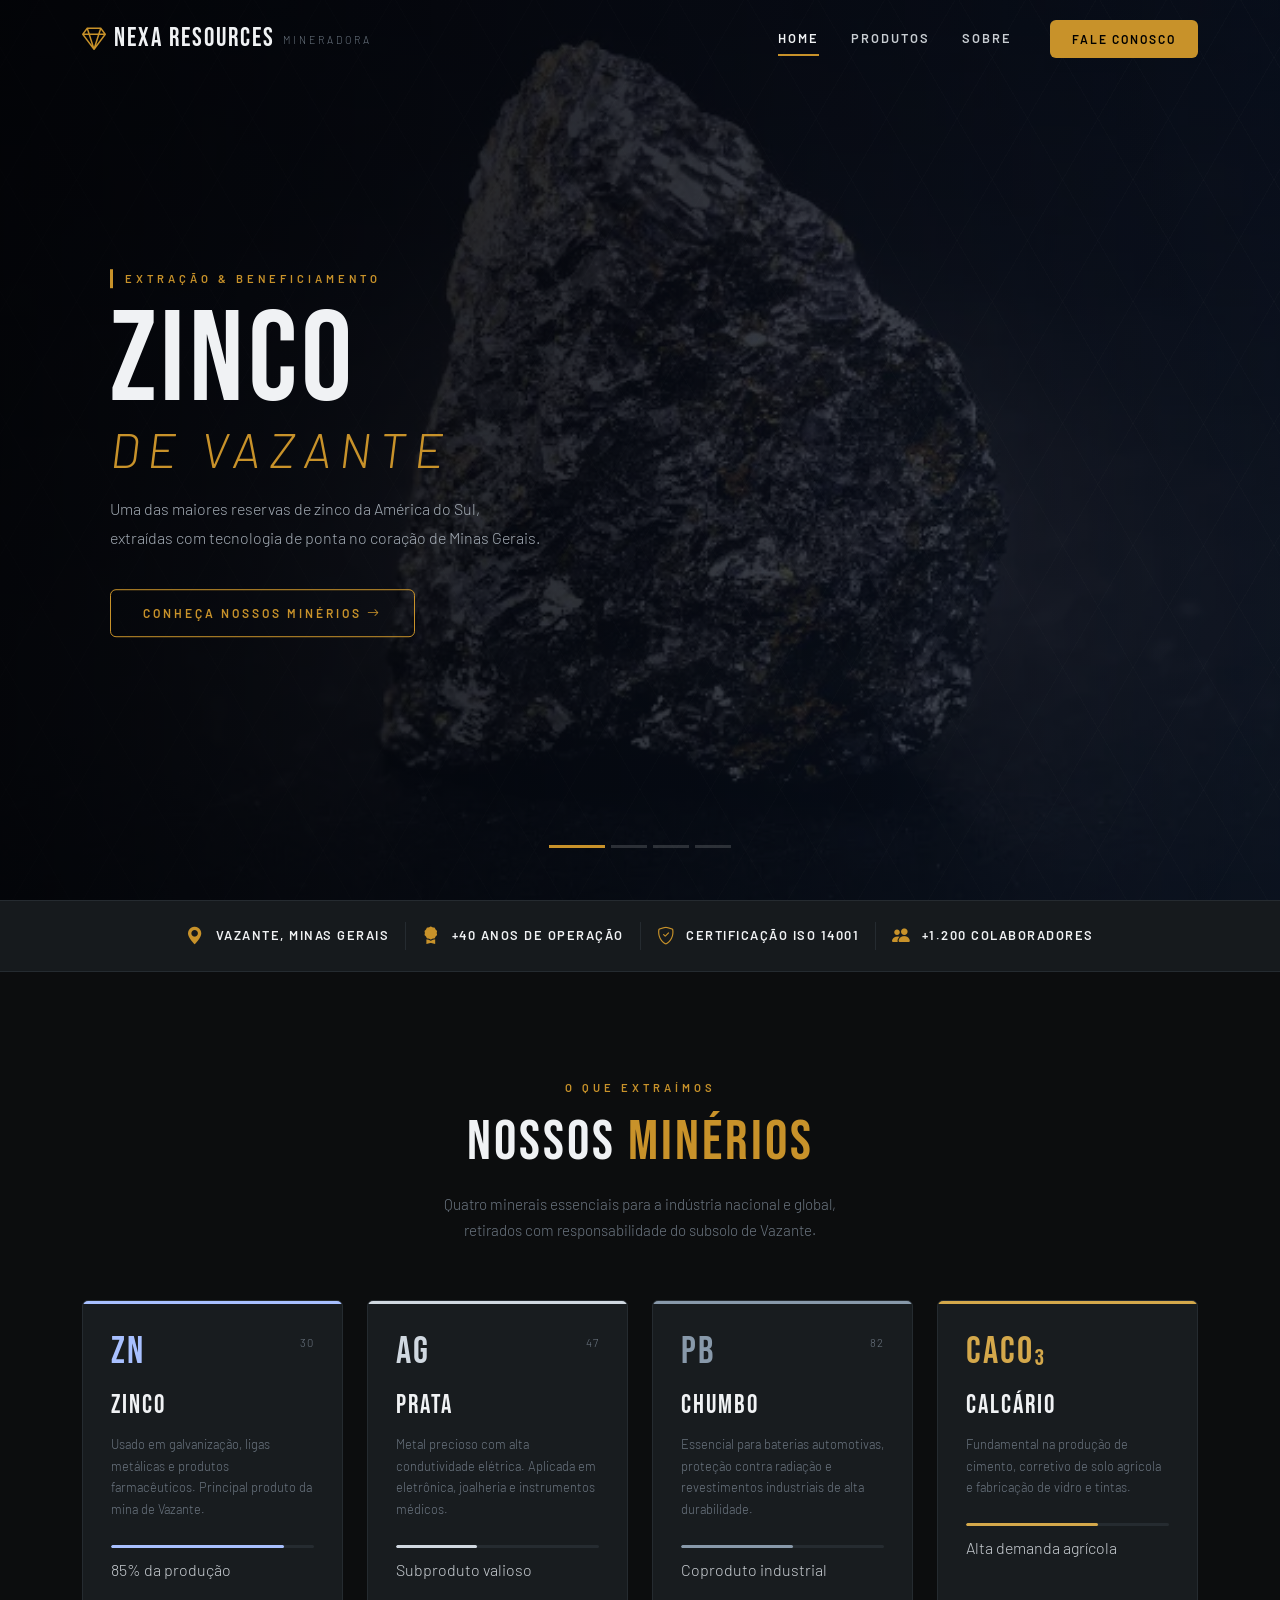
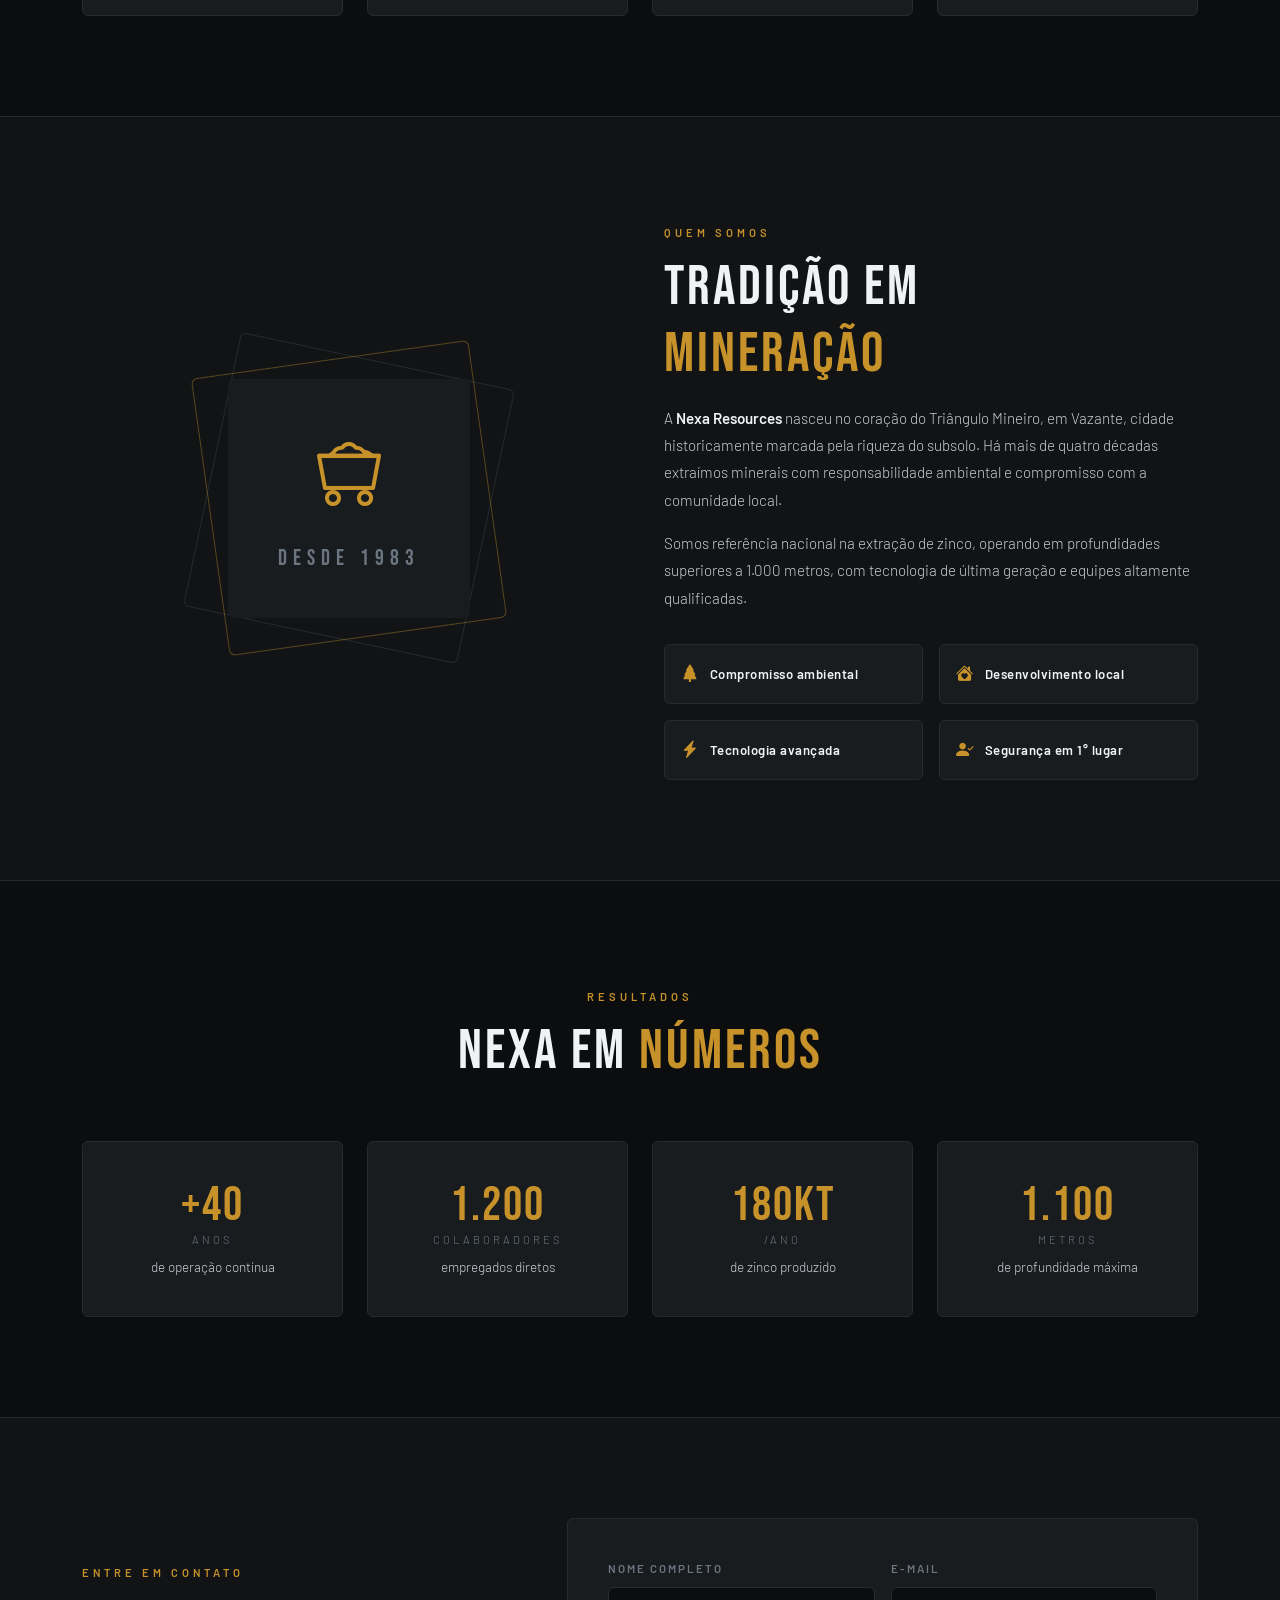
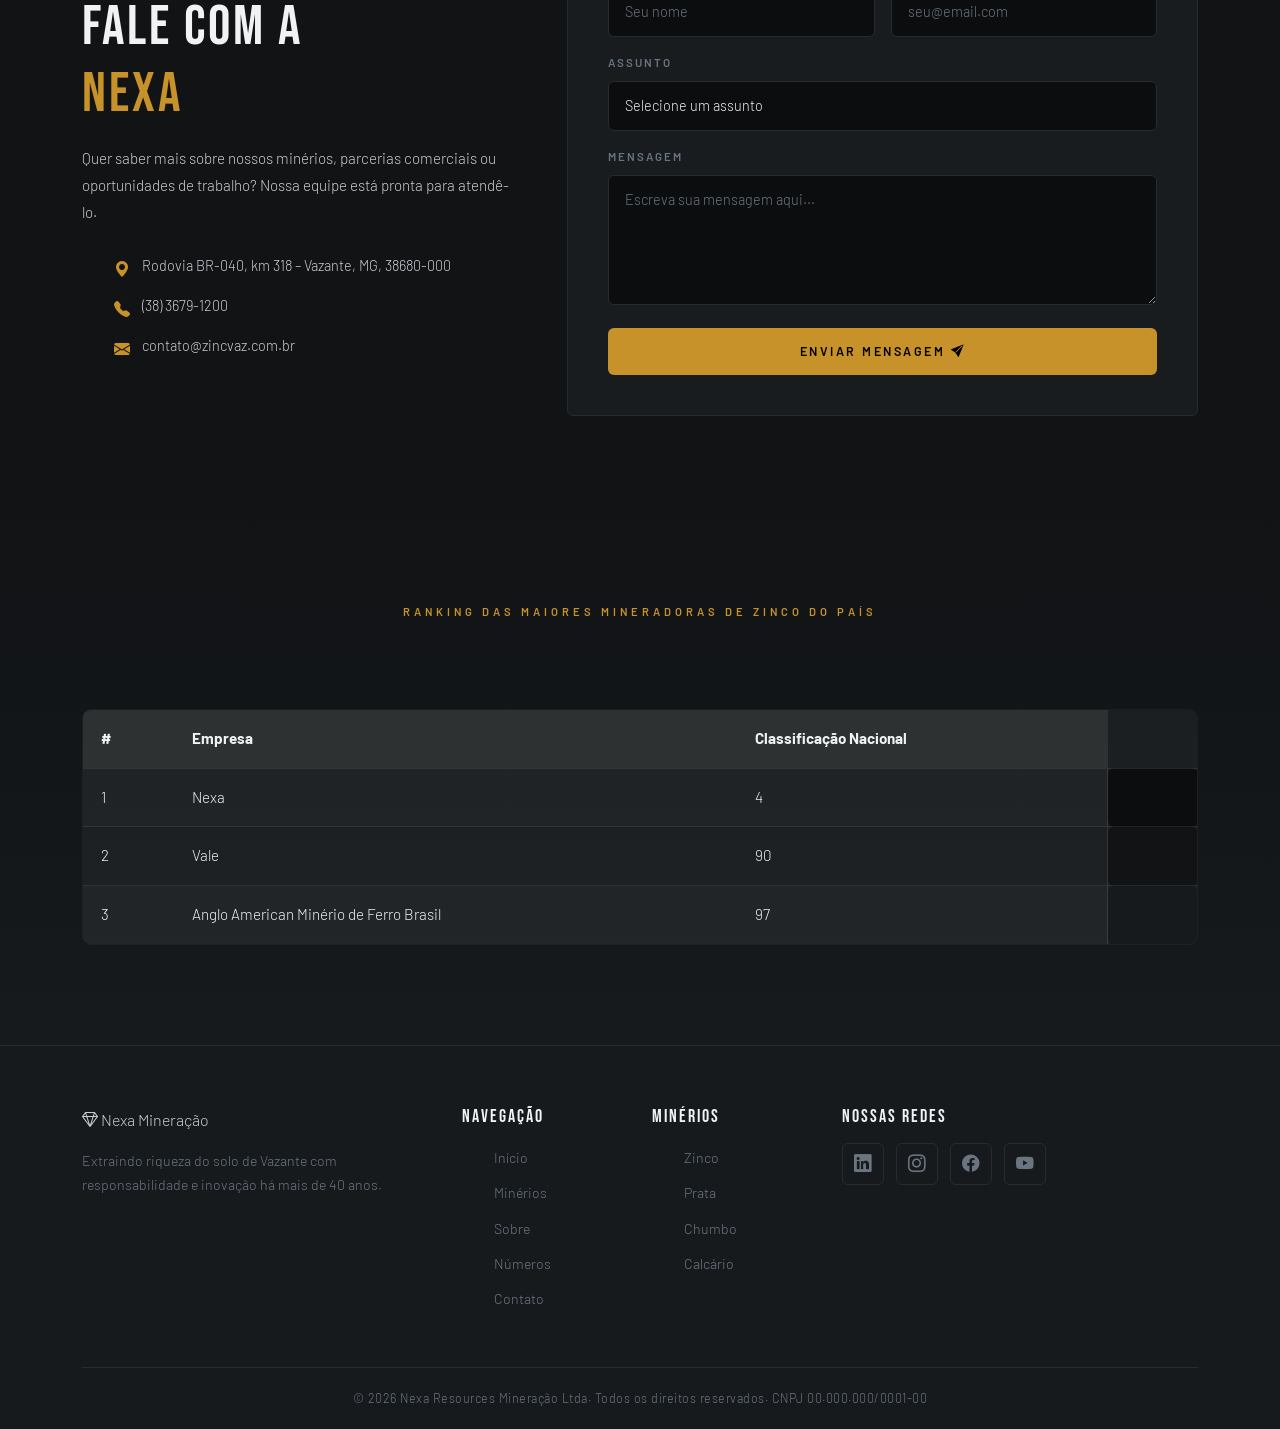
<file: index.html>
<!DOCTYPE html>
<html lang="pt-br">

<head>
    <meta charset="UTF-8">
    <meta name="viewport" content="width=device-width, initial-scale=1.0">
    <title>Home</title>


    <link href="https://cdn.jsdelivr.net/npm/bootstrap@5.3.3/dist/css/bootstrap.min.css" rel="stylesheet" />
    <link href="https://cdn.jsdelivr.net/npm/bootstrap-icons@1.11.3/font/bootstrap-icons.min.css" rel="stylesheet" />
    <link
        href="https://fonts.googleapis.com/css2?family=Bebas+Neue&family=Barlow:ital,wght@0,300;0,400;0,600;1,300&display=swap"
        rel="stylesheet" />
    <link rel="stylesheet" href="css/style.css">
</head>

<body>
    <nav class="navbar navbar navbar-expand-lg fixed-top">
        <div class="container-xl">

            <a class="navbar__espacamento navbar-brand" href="#">
                <span class="navbar__logo-icone"> <i class="bi bi-gem"></i></span>
                <span class="navbar__logo-texto">Nexa Resources</span>
                <span class="navbar__logo-sub">Mineradora</span>
            </a>

            <button class="navbar-toggler navbar__botao-menu" type="button" data-bs-toggle="collapse"
                data-bs-target="#menuPricipal" aria-controls="menuPricipal" aria-expanded="false"
                aria-label="abrir menu">
                <span class="bi bi-list"></span>
            </button>

            <div class="collapse navbar-collapse" id="menuPricipal">
                <ul class="navbar-nav ms-auto navbar__lista">
                    <li class="nav-item"><a class="nav-link navbar__link active" href="index.html">Home</a></li>
                    <li class="nav-item"><a class="nav-link navbar__link" href="produtos.html">Produtos</a></li>
                    <li class="nav-item"><a class="nav-link navbar__link" href="sobre.html">Sobre</a></li>
                </ul>
                <a href="contato.html" class="btn navbar__btn-cta ms-lg-4">Fale Conosco</a>
            </div>
        </div>
    </nav>
    <section class="carrossel-hero" id="inicio">
        <div id="carrosselPrincipal" class="carousel slide carousel-fade" data-bs-ride="carousel"
            data-bs-interval="5000">
            <div class="carousel-indicators carrossel-hero__indicadores">
                <button type="button" data-bs-target="#carrosselPrincipal" data-bs-slide-to="0" class="active"
                    aria-current="true" aria-label="Slide 1"></button>
                <button type="button" data-bs-target="#carrosselPrincipal" data-bs-slide-to="1"
                    aria-label="Slide 2"></button>
                <button type="button" data-bs-target="#carrosselPrincipal" data-bs-slide-to="2"
                    aria-label="Slide 3"></button>
                <button type="button" data-bs-target="#carrosselPrincipal" data-bs-slide-to="3"
                    aria-label="Slide 4"></button>
            </div>

            <div class="carousel-inner carrossel-hero__itens">
                <div class="carousel-item active carrossel-hero__item carrossel-hero__item--zinco">
                    <div class="carrossel-hero__sobreposicao"></div>
                    <div class="container-xl carrossel-hero__conteudo">
                        <span class="carrossel-hero__etiqueta">Extração & Beneficiamento</span>
                        <h1 class="carrossel-hero__titulo">ZINCO<br><em>de Vazante</em></h1>
                        <p class="carrossel-hero__descricao">Uma das maiores reservas de zinco da América do
                            Sul,<br>extraídas com tecnologia de ponta no coração de Minas Gerais.</p>
                        <a href="produtos.html" class="btn carrossel-hero__btn">Conheça nossos minérios <i
                                class="bi bi-arrow-right"></i></a>
                    </div>
                </div>
                <div class="carousel-item carrossel-hero__item carrossel-hero__item--prata">
                    <div class="carrossel-hero__sobreposicao"></div>
                    <div class="container-xl carrossel-hero__conteudo">
                        <span class="carrossel-hero__etiqueta">Metal Precioso</span>
                        <h1 class="carrossel-hero__titulo">PRATA<br><em>pura e refinada</em></h1>
                        <p class="carrossel-hero__descricao">Prata de alta pureza extraída em conjunto com o
                            zinco,<br>gerando valor e diversificação à nossa produção.</p>
                        <a href="produtos.html" class="btn carrossel-hero__btn">Saiba mais <i
                                class="bi bi-arrow-right"></i></a>
                    </div>
                </div>
                <div class="carousel-item carrossel-hero__item carrossel-hero__item--chumbo">
                    <div class="carrossel-hero__sobreposicao"></div>
                    <div class="container-xl carrossel-hero__conteudo">
                        <span class="carrossel-hero__etiqueta">Indústria & Energia</span>
                        <h1 class="carrossel-hero__titulo">CHUMBO<br><em>para a indústria</em></h1>
                        <p class="carrossel-hero__descricao">Chumbo de qualidade industrial, essencial para
                            baterias,<br>blindagens e processos metalúrgicos de alta exigência.</p>
                        <a href="produtos.html" class="btn carrossel-hero__btn">Ver aplicações <i
                                class="bi bi-arrow-right"></i></a>
                    </div>
                </div>
                <div class="carousel-item carrossel-hero__item carrossel-hero__item--calcario">
                    <div class="carrossel-hero__sobreposicao"></div>
                    <div class="container-xl carrossel-hero__conteudo">
                        <span class="carrossel-hero__etiqueta">Materiais de Construção</span>
                        <h1 class="carrossel-hero__titulo">CALCÁRIO<br><em>para o seu projeto</em></h1>
                        <p class="carrossel-hero__descricao">Calcário extraído com qualidade industrial, ideal para
                            cimento, agricultura e aplicações químicas, com produção responsável e sustentável.</p>
                        <a href="produtos.html" class="btn carrossel-hero__btn">Confira nossas aplicações <i
                                class="bi bi-arrow-right"></i></a>
                    </div>
                </div>
            </div>
            <button class="carousel-control-prev carrossel-hero__controle" type="button"
                data-bs-target="#carrosselPrincipal" data-bs-slide="prev">
                <i class="bi bi-chevron-left"></i>
            </button>
            <button class="carousel-control-next carrossel-hero__controle" type="button"
                data-bs-target="#carrosselPrincipal" data-bs-slide="next">
                <i class="bi bi-chevron-right"></i>
            </button>
        </div>
    </section>
    <div class="faixa-destaque">
        <div class="container-xl">
            <div class="faixa-destaque__grade">
                <div class="faixa-destaque__item">
                    <i class="bi bi-geo-alt-fill faixa-destaque__icone"></i>
                    <span>Vazante, Minas Gerais</span>
                </div>
                <div class="faixa-destaque__divisor"></div>
                <div class="faixa-destaque__item">
                    <i class="bi bi-award-fill faixa-destaque__icone"></i>
                    <span>+40 anos de operação</span>
                </div>
                <div class="faixa-destaque__divisor"></div>
                <div class="faixa-destaque__item">
                    <i class="bi bi-shield-check faixa-destaque__icone"></i>
                    <span>Certificação ISO 14001</span>
                </div>
                <div class="faixa-destaque__divisor"></div>
                <div class="faixa-destaque__item">
                    <i class="bi bi-people-fill faixa-destaque__icone"></i>
                    <span>+1.200 colaboradores</span>
                </div>
            </div>
        </div>
    </div>
    <section class="minerios" id="minerios">
        <div class="container-xl">
            <div class="secao-cabecalho">
                <span class="secao-cabecalho__etiqueta">O que extraímos</span>
                <h2 class="secao-cabecalho__titulo">Nossos <span class="destaque">Minérios</span></h2>
                <p class="secao-cabecalho__subtitulo">Quatro minerais essenciais para a indústria nacional e
                    global,<br>retirados com responsabilidade do subsolo de Vazante.</p>
            </div>

            <div class="minerios__grade row g-4">

                <div class="col-md-6 col-lg-3">
                    <div class="cartao-minerio cartao-minerio--zinco">
                        <div class="cartao-minerio__topo">
                            <span class="cartao-minerio__simbolo">Zn</span>
                            <span class="cartao-minerio__numero">30</span>
                        </div>
                        <h3 class="cartao-minerio__nome">Zinco</h3>
                        <p class="cartao-minerio__descricao">Usado em galvanização, ligas metálicas e produtos
                            farmacêuticos. Principal produto da mina de Vazante.</p>
                        <div class="cartao-minerio__barra">
                            <div class="cartao-minerio__progresso" style="width: 85%"></div>
                        </div>
                        <span class="cartao-minerio__percentual">85% da produção</span>
                    </div>
                </div>

                <div class="col-md-6 col-lg-3">
                    <div class="cartao-minerio cartao-minerio--prata">
                        <div class="cartao-minerio__topo">
                            <span class="cartao-minerio__simbolo">Ag</span>
                            <span class="cartao-minerio__numero">47</span>
                        </div>
                        <h3 class="cartao-minerio__nome">Prata</h3>
                        <p class="cartao-minerio__descricao">Metal precioso com alta condutividade elétrica. Aplicada em
                            eletrônica, joalheria e instrumentos médicos.</p>
                        <div class="cartao-minerio__barra">
                            <div class="cartao-minerio__progresso" style="width: 40%"></div>
                        </div>
                        <span class="cartao-minerio__percentual">Subproduto valioso</span>
                    </div>
                </div>

                <div class="col-md-6 col-lg-3">
                    <div class="cartao-minerio cartao-minerio--chumbo">
                        <div class="cartao-minerio__topo">
                            <span class="cartao-minerio__simbolo">Pb</span>
                            <span class="cartao-minerio__numero">82</span>
                        </div>
                        <h3 class="cartao-minerio__nome">Chumbo</h3>
                        <p class="cartao-minerio__descricao">Essencial para baterias automotivas, proteção contra
                            radiação e revestimentos industriais de alta durabilidade.</p>
                        <div class="cartao-minerio__barra">
                            <div class="cartao-minerio__progresso" style="width: 55%"></div>
                        </div>
                        <span class="cartao-minerio__percentual">Coproduto industrial</span>
                    </div>
                </div>

                <div class="col-md-6 col-lg-3">
                    <div class="cartao-minerio cartao-minerio--calcario">
                        <div class="cartao-minerio__topo">
                            <span class="cartao-minerio__simbolo">CaCO₃</span>
                            <span class="cartao-minerio__numero"></span>
                        </div>
                        <h3 class="cartao-minerio__nome">Calcário</h3>
                        <p class="cartao-minerio__descricao">Fundamental na produção de cimento, corretivo de solo
                            agrícola e fabricação de vidro e tintas.</p>
                        <div class="cartao-minerio__barra">
                            <div class="cartao-minerio__progresso" style="width: 65%"></div>
                        </div>
                        <span class="cartao-minerio__percentual">Alta demanda agrícola</span>
                    </div>
                </div>

            </div>
        </div>
    </section>
    <section class="sobre" id="sobre">
        <div class="container-xl">
            <div class="row align-items-center g-5">
                <div class="col-lg-6">
                    <div class="sobre__visual">
                        <div class="sobre__bloco-geo sobre__bloco-geo--1"></div>
                        <div class="sobre__bloco-geo sobre__bloco-geo--2"></div>
                        <div class="sobre__imagem-principal">
                            <i class="bi bi-minecart-loaded sobre__icone-central"></i>
                            <span class="sobre__texto-visual">DESDE 1983</span>
                        </div>
                    </div>
                </div>
                <div class="col-lg-6">
                    <span class="secao-cabecalho__etiqueta">Quem somos</span>
                    <h2 class="secao-cabecalho__titulo texto-esquerda">Tradição em<br><span
                            class="destaque">Mineração</span></h2>
                    <p class="sobre__texto">A <strong>Nexa Resources </strong> nasceu no coração do Triângulo Mineiro,
                        em Vazante, cidade historicamente marcada pela riqueza do subsolo. Há mais de quatro décadas
                        extraímos minerais com responsabilidade ambiental e compromisso com a comunidade local.</p>
                    <p class="sobre__texto">Somos referência nacional na extração de zinco, operando em profundidades
                        superiores a 1.000 metros, com tecnologia de última geração e equipes altamente qualificadas.
                    </p>
                    <div class="sobre__destaques row g-3 mt-2">
                        <div class="col-6">
                            <div class="sobre__item-destaque">
                                <i class="bi bi-tree-fill"></i>
                                <span>Compromisso ambiental</span>
                            </div>
                        </div>
                        <div class="col-6">
                            <div class="sobre__item-destaque">
                                <i class="bi bi-house-heart-fill"></i>
                                <span>Desenvolvimento local</span>
                            </div>
                        </div>
                        <div class="col-6">
                            <div class="sobre__item-destaque">
                                <i class="bi bi-lightning-charge-fill"></i>
                                <span>Tecnologia avançada</span>
                            </div>
                        </div>
                        <div class="col-6">
                            <div class="sobre__item-destaque">
                                <i class="bi bi-person-check-fill"></i>
                                <span>Segurança em 1° lugar</span>
                            </div>
                        </div>
                    </div>
                </div>
            </div>
        </div>
    </section>
    <section class="numeros" id="numeros">
        <div class="container-xl">
            <div class="secao-cabecalho">
                <span class="secao-cabecalho__etiqueta">Resultados</span>
                <h2 class="secao-cabecalho__titulo">Nexa em <span class="destaque">Números</span></h2>
            </div>
            <div class="row g-4 numeros__grade">
                <div class="col-6 col-md-3">
                    <div class="cartao-numero">
                        <span class="cartao-numero__valor">+40</span>
                        <span class="cartao-numero__unidade">anos</span>
                        <p class="cartao-numero__label">de operação contínua</p>
                    </div>
                </div>
                <div class="col-6 col-md-3">
                    <div class="cartao-numero">
                        <span class="cartao-numero__valor">1.200</span>
                        <span class="cartao-numero__unidade">colaboradores</span>
                        <p class="cartao-numero__label">empregados diretos</p>
                    </div>
                </div>
                <div class="col-6 col-md-3">
                    <div class="cartao-numero">
                        <span class="cartao-numero__valor">180kt</span>
                        <span class="cartao-numero__unidade">/ano</span>
                        <p class="cartao-numero__label">de zinco produzido</p>
                    </div>
                </div>
                <div class="col-6 col-md-3">
                    <div class="cartao-numero">
                        <span class="cartao-numero__valor">1.100</span>
                        <span class="cartao-numero__unidade">metros</span>
                        <p class="cartao-numero__label">de profundidade máxima</p>
                    </div>
                </div>
            </div>
        </div>
    </section>
    <section class="contato" id="contato">
        <div class="container-xl">
            <div class="row g-5 align-items-center">
                <div class="col-lg-5">
                    <span class="secao-cabecalho__etiqueta">Entre em contato</span>
                    <h2 class="secao-cabecalho__titulo texto-esquerda">Fale com a<br><span class="destaque">Nexa</span>
                    </h2>
                    <p class="sobre__texto">Quer saber mais sobre nossos minérios, parcerias comerciais ou oportunidades
                        de trabalho? Nossa equipe está pronta para atendê-lo.</p>
                    <ul class="contato__lista">
                        <li><i class="bi bi-geo-alt-fill"></i> Rodovia BR-040, km 318 – Vazante, MG, 38680-000</li>
                        <li><i class="bi bi-telephone-fill"></i> (38) 3679-1200</li>
                        <li><i class="bi bi-envelope-fill"></i> contato@zincvaz.com.br</li>
                    </ul>
                </div>
                <div class="col-lg-7">
                    <div class="formulario">
                        <div class="row g-3">
                            <div class="col-md-6">
                                <label class="formulario__rotulo">Nome completo</label>
                                <input type="text" class="formulario__campo" placeholder="Seu nome" />
                            </div>
                            <div class="col-md-6">
                                <label class="formulario__rotulo">E-mail</label>
                                <input type="email" class="formulario__campo" placeholder="seu@email.com" />
                            </div>
                            <div class="col-12">
                                <label class="formulario__rotulo">Assunto</label>
                                <select class="formulario__campo">
                                    <option>Selecione um assunto</option>
                                    <option>Parceria comercial</option>
                                    <option>Compra de minérios</option>
                                    <option>Trabalhe conosco</option>
                                    <option>Imprensa</option>
                                    <option>Outro</option>
                                </select>
                            </div>
                            <div class="col-12">
                                <label class="formulario__rotulo">Mensagem</label>
                                <textarea class="formulario__campo formulario__textarea"
                                    placeholder="Escreva sua mensagem aqui..."></textarea>
                            </div>
                            <div class="col-12">
                                <button class="btn formulario__btn-enviar">Enviar mensagem <i
                                        class="bi bi-send-fill"></i></button>
                            </div>
                        </div>
                    </div>
                </div>
            </div>
        </div>
    </section>

    <section class="tabela-cores" id="cores">
        <div class="container-xl">
            <div class="secao-cabecalho">
                <span class="secao-cabecalho__etiqueta">Ranking das Maiores Mineradoras de Zinco do País</span>
            </div>
            <div class="tabela-cores__area">
                <table class="tabela-cores__tabela">
                    <thead>
                        <tr>
                            <th>#</th>
                            <th>Empresa</th>
                            <th>Classificação Nacional</th>
                        </tr>
                    </thead>
                    <tbody>
                        <tr>
                            <td>1</td>
                            <td>Nexa</td>
                            <td>4</td>
                            <td class="tabela-cores__swatch tabela-cores__swatch--fundo"></td>
                        </tr>
                        <tr>
                            <td>2</td>
                            <td>Vale</td>
                            <td>90</td>
                            <td class="tabela-cores__swatch tabela-cores__swatch--fundo-2"></td>
                        </tr>
                        <tr>
                            <td>3</td>
                            <td>Anglo American Minério de Ferro Brasil</td>
                            <td>97</td>
                            <td class="tabela-cores__swatch tabela-cores__swatch--fundo-3"></td>
                        </tr>
                    </tbody>
                </table>
            </div>
        </div>
    </section>

    <footer class="rodape">
        <div class="container-xl">
            <div class="rodape__topo row g-4">
                <div class="col-lg-4">
                    <div class="barra-nav__marca mb-3">
                        <span class="barra-nav__logo-icone"><i class="bi bi-gem"></i></span>
                        <span class="barra-nav__logo-texto">Nexa</span>
                        <span class="barra-nav__logo-sub">Mineração</span>
                    </div>
                    <p class="rodape__texto">Extraindo riqueza do solo de Vazante com responsabilidade e inovação há
                        mais de 40 anos.</p>
                </div>
                <div class="col-6 col-lg-2">
                    <h5 class="rodape__titulo-col">Navegação</h5>
                    <ul class="rodape__lista">
                        <li><a href="#inicio">Início</a></li>
                        <li><a href="#minerios">Minérios</a></li>
                        <li><a href="#sobre">Sobre</a></li>
                        <li><a href="#numeros">Números</a></li>
                        <li><a href="#contato">Contato</a></li>
                    </ul>
                </div>
                <div class="col-6 col-lg-2">
                    <h5 class="rodape__titulo-col">Minérios</h5>
                    <ul class="rodape__lista">
                        <li><a href="#minerios">Zinco</a></li>
                        <li><a href="#minerios">Prata</a></li>
                        <li><a href="#minerios">Chumbo</a></li>
                        <li><a href="#minerios">Calcário</a></li>
                    </ul>
                </div>
                <div class="col-lg-4">
                    <h5 class="rodape__titulo-col">Nossas redes</h5>
                    <div class="rodape__redes">
                        <a href="#" class="rodape__rede"><i class="bi bi-linkedin"></i></a>
                        <a href="#" class="rodape__rede"><i class="bi bi-instagram"></i></a>
                        <a href="#" class="rodape__rede"><i class="bi bi-facebook"></i></a>
                        <a href="#" class="rodape__rede"><i class="bi bi-youtube"></i></a>
                    </div>
                </div>
            </div>
            <div class="rodape__base">
                <p>&copy; 2026 Nexa Resources Mineração Ltda. Todos os direitos reservados. CNPJ 00.000.000/0001-00</p>
            </div>
        </div>
    </footer>
    <script src="https://cdn.jsdelivr.net/npm/bootstrap@5.3.3/dist/js/bootstrap.bundle.min.js"></script>
    <script>
        document.querySelectorAll('a[href^="#"]').forEach(link => {
            link.addEventListener('click', e => {
                const destino = document.querySelector(link.getAttribute('href'));
                if (destino) {
                    e.preventDefault();
                    destino.scrollIntoView({ behavior: 'smooth' });
                }
            });
        });

        const nav = document.querySelector('.navbar');
        window.addEventListener('scroll', () => {
            nav.classList.toggle('navbar--scroll', window.scrollY > 60);
        });
    </script>
</body>

</html>
</file>
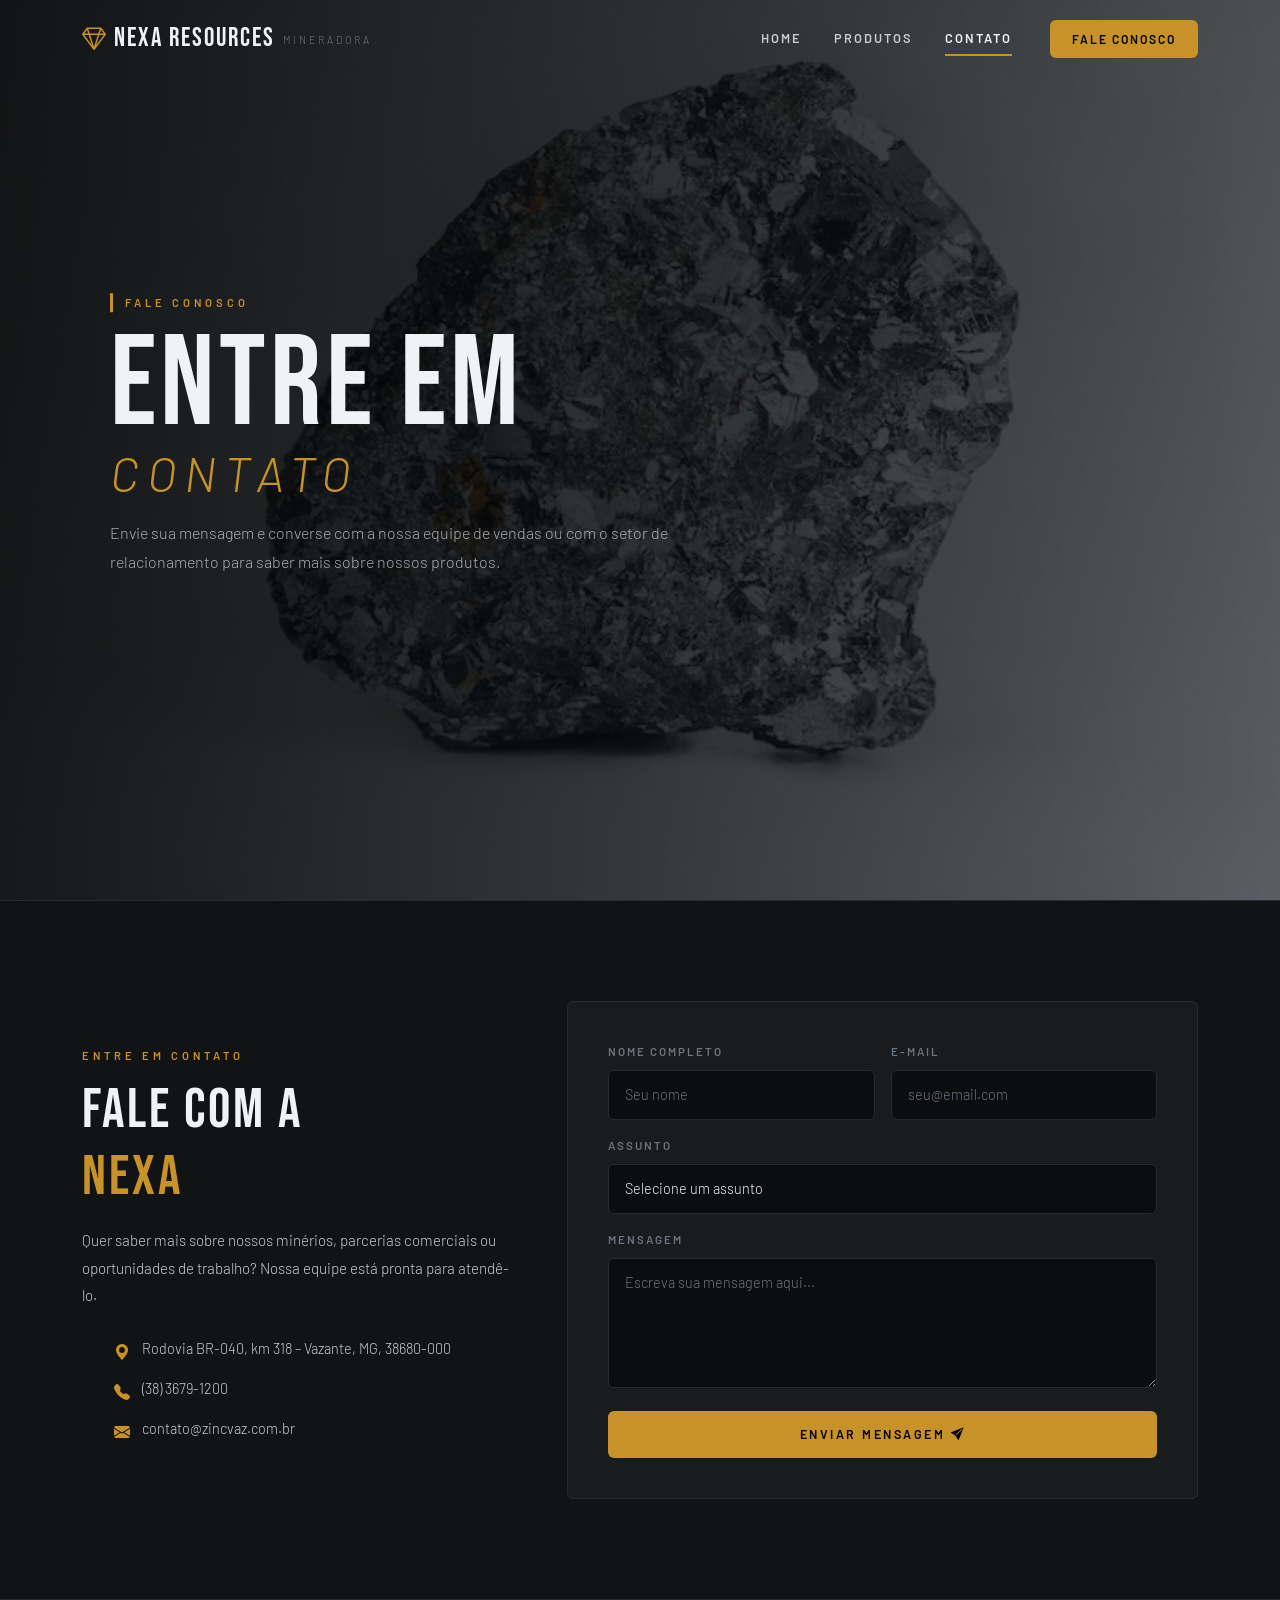
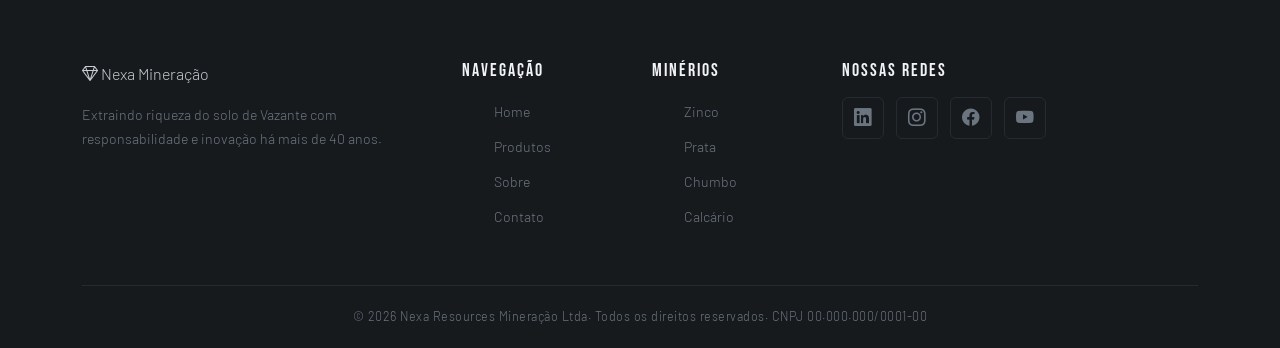
<file: contato.html>
<!DOCTYPE html>
<html lang="pt-br">

<head>
    <meta charset="UTF-8">
    <meta name="viewport" content="width=device-width, initial-scale=1.0">
    <title>Contato | Nexa Resources</title>

    <link href="https://cdn.jsdelivr.net/npm/bootstrap@5.3.3/dist/css/bootstrap.min.css" rel="stylesheet" />
    <link href="https://cdn.jsdelivr.net/npm/bootstrap-icons@1.11.3/font/bootstrap-icons.min.css" rel="stylesheet" />
    <link href="https://fonts.googleapis.com/css2?family=Bebas+Neue&family=Barlow:ital,wght@0,300;0,400;0,600;1,300&display=swap" rel="stylesheet" />
    <link rel="stylesheet" href="css/style.css">
</head>

<body>
    <nav class="navbar navbar-expand-lg fixed-top">
        <div class="container-xl">
            <a class="navbar__espacamento navbar-brand" href="index.html">
                <span class="navbar__logo-icone"><i class="bi bi-gem"></i></span>
                <span class="navbar__logo-texto">Nexa Resources</span>
                <span class="navbar__logo-sub">Mineradora</span>
            </a>
            <button class="navbar-toggler navbar__botao-menu" type="button" data-bs-toggle="collapse"
                data-bs-target="#menuPricipal" aria-controls="menuPricipal" aria-expanded="false"
                aria-label="Abrir menu">
                <span class="bi bi-list"></span>
            </button>
            <div class="collapse navbar-collapse" id="menuPricipal">
                <ul class="navbar-nav ms-auto navbar__lista">
                    <li class="nav-item"><a class="nav-link navbar__link" href="index.html">Home</a></li>
                    <li class="nav-item"><a class="nav-link navbar__link" href="produtos.html">Produtos</a></li>
                    <li class="nav-item"><a class="nav-link navbar__link active" href="contato.html">Contato</a></li>
                </ul>
                <a href="contato.html" class="btn navbar__btn-cta ms-lg-4">Fale Conosco</a>
            </div>
        </div>
    </nav>

    <section class="carrossel-hero" id="inicio">
        <div class="carrossel-hero__item carrossel-hero__item--chumbo">
            <div class="carrossel-hero__sobreposicao"></div>
            <div class="container-xl carrossel-hero__conteudo">
                <span class="carrossel-hero__etiqueta">Fale Conosco</span>
                <h1 class="carrossel-hero__titulo">ENTRE EM <br><em>CONTATO</em></h1>
                <p class="carrossel-hero__descricao">Envie sua mensagem e converse com a nossa equipe de
                    vendas ou com o setor de relacionamento para saber mais sobre nossos produtos.</p>
            </div>
        </div>
    </section>

    <section class="contato" id="contato">
        <div class="container-xl">
            <div class="row g-5 align-items-center">
                <div class="col-lg-5">
                    <span class="secao-cabecalho__etiqueta">Entre em contato</span>
                    <h2 class="secao-cabecalho__titulo texto-esquerda">Fale com a<br><span class="destaque">Nexa</span></h2>
                    <p class="sobre__texto">Quer saber mais sobre nossos minérios, parcerias comerciais ou oportunidades
                        de trabalho? Nossa equipe está pronta para atendê-lo.</p>
                    <ul class="contato__lista">
                        <li><i class="bi bi-geo-alt-fill"></i> Rodovia BR-040, km 318 – Vazante, MG, 38680-000</li>
                        <li><i class="bi bi-telephone-fill"></i> (38) 3679-1200</li>
                        <li><i class="bi bi-envelope-fill"></i> contato@zincvaz.com.br</li>
                    </ul>
                </div>
                <div class="col-lg-7">
                    <div class="formulario">
                        <form>
                            <div class="row g-3">
                                <div class="col-md-6">
                                    <label class="formulario__rotulo">Nome completo</label>
                                    <input type="text" class="formulario__campo" placeholder="Seu nome" />
                                </div>
                                <div class="col-md-6">
                                    <label class="formulario__rotulo">E-mail</label>
                                    <input type="email" class="formulario__campo" placeholder="seu@email.com" />
                                </div>
                                <div class="col-12">
                                    <label class="formulario__rotulo">Assunto</label>
                                    <select class="formulario__campo">
                                        <option>Selecione um assunto</option>
                                        <option>Parceria comercial</option>
                                        <option>Compra de minérios</option>
                                        <option>Trabalhe conosco</option>
                                        <option>Imprensa</option>
                                        <option>Outro</option>
                                    </select>
                                </div>
                                <div class="col-12">
                                    <label class="formulario__rotulo">Mensagem</label>
                                    <textarea class="formulario__campo formulario__textarea"
                                        placeholder="Escreva sua mensagem aqui..."></textarea>
                                </div>
                                <div class="col-12">
                                    <button type="submit" class="btn formulario__btn-enviar">Enviar mensagem <i
                                            class="bi bi-send-fill"></i></button>
                                </div>
                            </div>
                        </form>
                    </div>
                </div>
            </div>
        </div>
    </section>

    <footer class="rodape">
        <div class="container-xl">
            <div class="rodape__topo row g-4">
                <div class="col-lg-4">
                    <div class="barra-nav__marca mb-3">
                        <span class="barra-nav__logo-icone"><i class="bi bi-gem"></i></span>
                        <span class="barra-nav__logo-texto">Nexa</span>
                        <span class="barra-nav__logo-sub">Mineração</span>
                    </div>
                    <p class="rodape__texto">Extraindo riqueza do solo de Vazante com responsabilidade e inovação há
                        mais de 40 anos.</p>
                </div>
                <div class="col-6 col-lg-2">
                    <h5 class="rodape__titulo-col">Navegação</h5>
                    <ul class="rodape__lista">
                        <li><a href="index.html">Home</a></li>
                        <li><a href="produtos.html">Produtos</a></li>
                        <li><a href="sobre.html">Sobre</a></li>
                        <li><a href="contato.html">Contato</a></li>
                    </ul>
                </div>
                <div class="col-6 col-lg-2">
                    <h5 class="rodape__titulo-col">Minérios</h5>
                    <ul class="rodape__lista">
                        <li><a href="produtos.html#minerios">Zinco</a></li>
                        <li><a href="produtos.html#minerios">Prata</a></li>
                        <li><a href="produtos.html#minerios">Chumbo</a></li>
                        <li><a href="produtos.html#minerios">Calcário</a></li>
                    </ul>
                </div>
                <div class="col-lg-4">
                    <h5 class="rodape__titulo-col">Nossas redes</h5>
                    <div class="rodape__redes">
                        <a href="#" class="rodape__rede"><i class="bi bi-linkedin"></i></a>
                        <a href="#" class="rodape__rede"><i class="bi bi-instagram"></i></a>
                        <a href="#" class="rodape__rede"><i class="bi bi-facebook"></i></a>
                        <a href="#" class="rodape__rede"><i class="bi bi-youtube"></i></a>
                    </div>
                </div>
            </div>
            <div class="rodape__base">
                <p>&copy; 2026 Nexa Resources Mineração Ltda. Todos os direitos reservados. CNPJ 00.000.000/0001-00</p>
            </div>
        </div>
    </footer>

    <script src="https://cdn.jsdelivr.net/npm/bootstrap@5.3.3/dist/js/bootstrap.bundle.min.js"></script>
    <script>
        document.querySelectorAll('a[href^="#"]').forEach(link => {
            link.addEventListener('click', e => {
                const destino = document.querySelector(link.getAttribute('href'));
                if (destino) {
                    e.preventDefault();
                    destino.scrollIntoView({ behavior: 'smooth' });
                }
            });
        });

        const nav = document.querySelector('.navbar');
        window.addEventListener('scroll', () => {
            nav.classList.toggle('navbar--scroll', window.scrollY > 60);
        });
    </script>
</body>

</html>
</file>
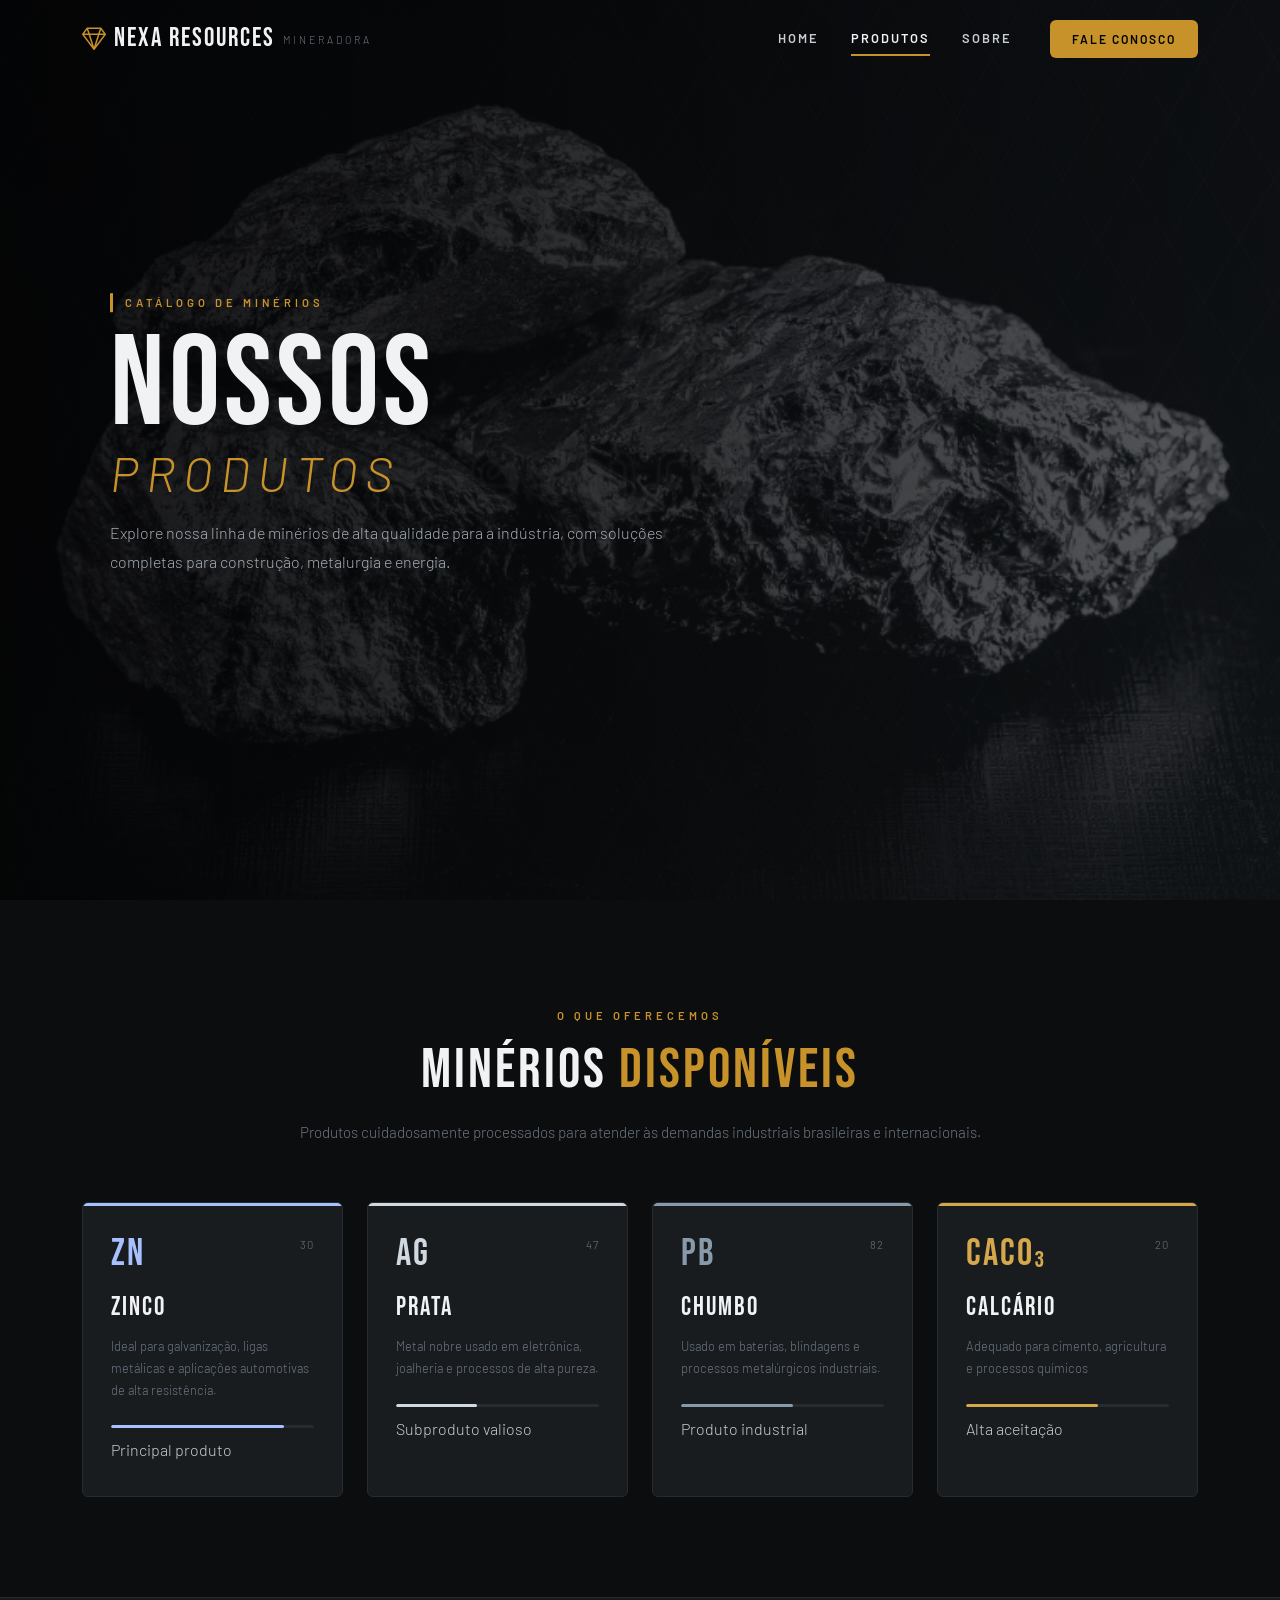
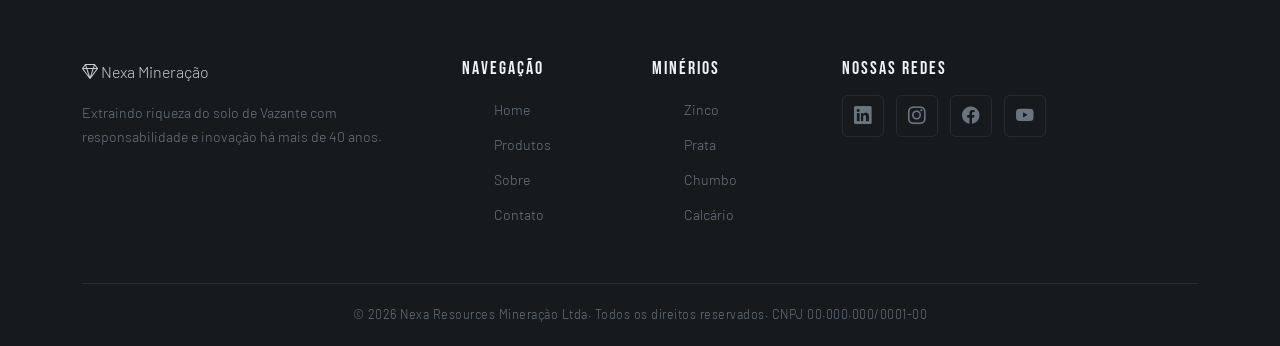
<file: produtos.html>
<!DOCTYPE html>
<html lang="pt-br">

<head>
    <meta charset="UTF-8">
    <meta name="viewport" content="width=device-width, initial-scale=1.0">
    <title>Produtos | Nexa Resources</title>

    <link href="https://cdn.jsdelivr.net/npm/bootstrap@5.3.3/dist/css/bootstrap.min.css" rel="stylesheet" />
    <link href="https://cdn.jsdelivr.net/npm/bootstrap-icons@1.11.3/font/bootstrap-icons.min.css" rel="stylesheet" />
    <link href="https://fonts.googleapis.com/css2?family=Bebas+Neue&family=Barlow:ital,wght@0,300;0,400;0,600;1,300&display=swap" rel="stylesheet" />
    <link rel="stylesheet" href="css/style.css">
</head>

<body>
    <nav class="navbar navbar-expand-lg fixed-top">
        <div class="container-xl">
            <a class="navbar__espacamento navbar-brand" href="index.html">
                <span class="navbar__logo-icone"><i class="bi bi-gem"></i></span>
                <span class="navbar__logo-texto">Nexa Resources</span>
                <span class="navbar__logo-sub">Mineradora</span>
            </a>
            <button class="navbar-toggler navbar__botao-menu" type="button" data-bs-toggle="collapse"
                data-bs-target="#menuPricipal" aria-controls="menuPricipal" aria-expanded="false"
                aria-label="Abrir menu">
                <span class="bi bi-list"></span>
            </button>
            <div class="collapse navbar-collapse" id="menuPricipal">
                <ul class="navbar-nav ms-auto navbar__lista">
                    <li class="nav-item"><a class="nav-link navbar__link" href="index.html">Home</a></li>
                    <li class="nav-item"><a class="nav-link navbar__link active" href="produtos.html">Produtos</a></li>
                    <li class="nav-item"><a class="nav-link navbar__link" href="sobre.html">Sobre</a></li>
                </ul>
                <a href="contato.html" class="btn navbar__btn-cta ms-lg-4">Fale Conosco</a>
            </div>
        </div>
    </nav>

    <section class="carrossel-hero" id="inicio">
        <div class="carrossel-hero__item carrossel-hero__item--prata">
            <div class="carrossel-hero__sobreposicao"></div>
            <div class="container-xl carrossel-hero__conteudo">
                <span class="carrossel-hero__etiqueta">Catálogo de Minérios</span>
                <h1 class="carrossel-hero__titulo">NOSSOS <br><em>Produtos</em></h1>
                <p class="carrossel-hero__descricao">Explore nossa linha de minérios de alta qualidade para a indústria,
                    com soluções completas para construção, metalurgia e energia.</p>
            </div>
        </div>
    </section>

    <section class="minerios" id="minerios">
        <div class="container-xl">
            <div class="secao-cabecalho">
                <span class="secao-cabecalho__etiqueta">O que oferecemos</span>
                <h2 class="secao-cabecalho__titulo">Minérios <span class="destaque">Disponíveis</span></h2>
                <p class="secao-cabecalho__subtitulo">Produtos cuidadosamente processados para atender às demandas
                    industriais brasileiras e internacionais.</p>
            </div>

            <div class="minerios__grade row g-4">
                <div class="col-md-6 col-lg-3">
                    <div class="cartao-minerio cartao-minerio--zinco">
                        <div class="cartao-minerio__topo">
                            <span class="cartao-minerio__simbolo">Zn</span>
                            <span class="cartao-minerio__numero">30</span>
                        </div>
                        <h3 class="cartao-minerio__nome">Zinco</h3>
                        <p class="cartao-minerio__descricao">Ideal para galvanização, ligas metálicas e aplicações
                            automotivas de alta resistência.</p>
                        <div class="cartao-minerio__barra">
                            <div class="cartao-minerio__progresso" style="width: 85%"></div>
                        </div>
                        <span class="cartao-minerio__percentual">Principal produto</span>
                    </div>
                </div>
                <div class="col-md-6 col-lg-3">
                    <div class="cartao-minerio cartao-minerio--prata">
                        <div class="cartao-minerio__topo">
                            <span class="cartao-minerio__simbolo">Ag</span>
                            <span class="cartao-minerio__numero">47</span>
                        </div>
                        <h3 class="cartao-minerio__nome">Prata</h3>
                        <p class="cartao-minerio__descricao">Metal nobre usado em eletrônica, joalheria e processos
                            de alta pureza.</p>
                        <div class="cartao-minerio__barra">
                            <div class="cartao-minerio__progresso" style="width: 40%"></div>
                        </div>
                        <span class="cartao-minerio__percentual">Subproduto valioso</span>
                    </div>
                </div>
                <div class="col-md-6 col-lg-3">
                    <div class="cartao-minerio cartao-minerio--chumbo">
                        <div class="cartao-minerio__topo">
                            <span class="cartao-minerio__simbolo">Pb</span>
                            <span class="cartao-minerio__numero">82</span>
                        </div>
                        <h3 class="cartao-minerio__nome">Chumbo</h3>
                        <p class="cartao-minerio__descricao">Usado em baterias, blindagens e processos metalúrgicos
                            industriais.</p>
                        <div class="cartao-minerio__barra">
                            <div class="cartao-minerio__progresso" style="width: 55%"></div>
                        </div>
                        <span class="cartao-minerio__percentual">Produto industrial</span>
                    </div>
                </div>
                <div class="col-md-6 col-lg-3">
                    <div class="cartao-minerio cartao-minerio--calcario">
                        <div class="cartao-minerio__topo">
                            <span class="cartao-minerio__simbolo">CaCO₃</span>
                            <span class="cartao-minerio__numero">20</span>
                        </div>
                        <h3 class="cartao-minerio__nome">Calcário</h3>
                        <p class="cartao-minerio__descricao">Adequado para cimento, agricultura e processos químicos</p>
                        <div class="cartao-minerio__barra">
                            <div class="cartao-minerio__progresso" style="width: 65%"></div>
                        </div>
                        <span class="cartao-minerio__percentual">Alta aceitação</span>
                    </div>
                </div>
            </div>
        </div>
    </section>

    <footer class="rodape">
        <div class="container-xl">
            <div class="rodape__topo row g-4">
                <div class="col-lg-4">
                    <div class="barra-nav__marca mb-3">
                        <span class="barra-nav__logo-icone"><i class="bi bi-gem"></i></span>
                        <span class="barra-nav__logo-texto">Nexa</span>
                        <span class="barra-nav__logo-sub">Mineração</span>
                    </div>
                    <p class="rodape__texto">Extraindo riqueza do solo de Vazante com responsabilidade e inovação há
                        mais de 40 anos.</p>
                </div>
                <div class="col-6 col-lg-2">
                    <h5 class="rodape__titulo-col">Navegação</h5>
                    <ul class="rodape__lista">
                        <li><a href="index.html">Home</a></li>
                        <li><a href="produtos.html">Produtos</a></li>
                        <li><a href="sobre.html">Sobre</a></li>
                        <li><a href="contato.html">Contato</a></li>
                    </ul>
                </div>
                <div class="col-6 col-lg-2">
                    <h5 class="rodape__titulo-col">Minérios</h5>
                    <ul class="rodape__lista">
                        <li><a href="produtos.html#minerios">Zinco</a></li>
                        <li><a href="produtos.html#minerios">Prata</a></li>
                        <li><a href="produtos.html#minerios">Chumbo</a></li>
                        <li><a href="produtos.html#minerios">Calcário</a></li>
                    </ul>
                </div>
                <div class="col-lg-4">
                    <h5 class="rodape__titulo-col">Nossas redes</h5>
                    <div class="rodape__redes">
                        <a href="#" class="rodape__rede"><i class="bi bi-linkedin"></i></a>
                        <a href="#" class="rodape__rede"><i class="bi bi-instagram"></i></a>
                        <a href="#" class="rodape__rede"><i class="bi bi-facebook"></i></a>
                        <a href="#" class="rodape__rede"><i class="bi bi-youtube"></i></a>
                    </div>
                </div>
            </div>
            <div class="rodape__base">
                <p>&copy; 2026 Nexa Resources Mineração Ltda. Todos os direitos reservados. CNPJ 00.000.000/0001-00</p>
            </div>
        </div>
    </footer>

    <script src="https://cdn.jsdelivr.net/npm/bootstrap@5.3.3/dist/js/bootstrap.bundle.min.js"></script>
    <script>
        document.querySelectorAll('a[href^="#"]').forEach(link => {
            link.addEventListener('click', e => {
                const destino = document.querySelector(link.getAttribute('href'));
                if (destino) {
                    e.preventDefault();
                    destino.scrollIntoView({ behavior: 'smooth' });
                }
            });
        });

        const nav = document.querySelector('.navbar');
        window.addEventListener('scroll', () => {
            nav.classList.toggle('navbar--scroll', window.scrollY > 60);
        });
    </script>
</body>

</html>
</file>
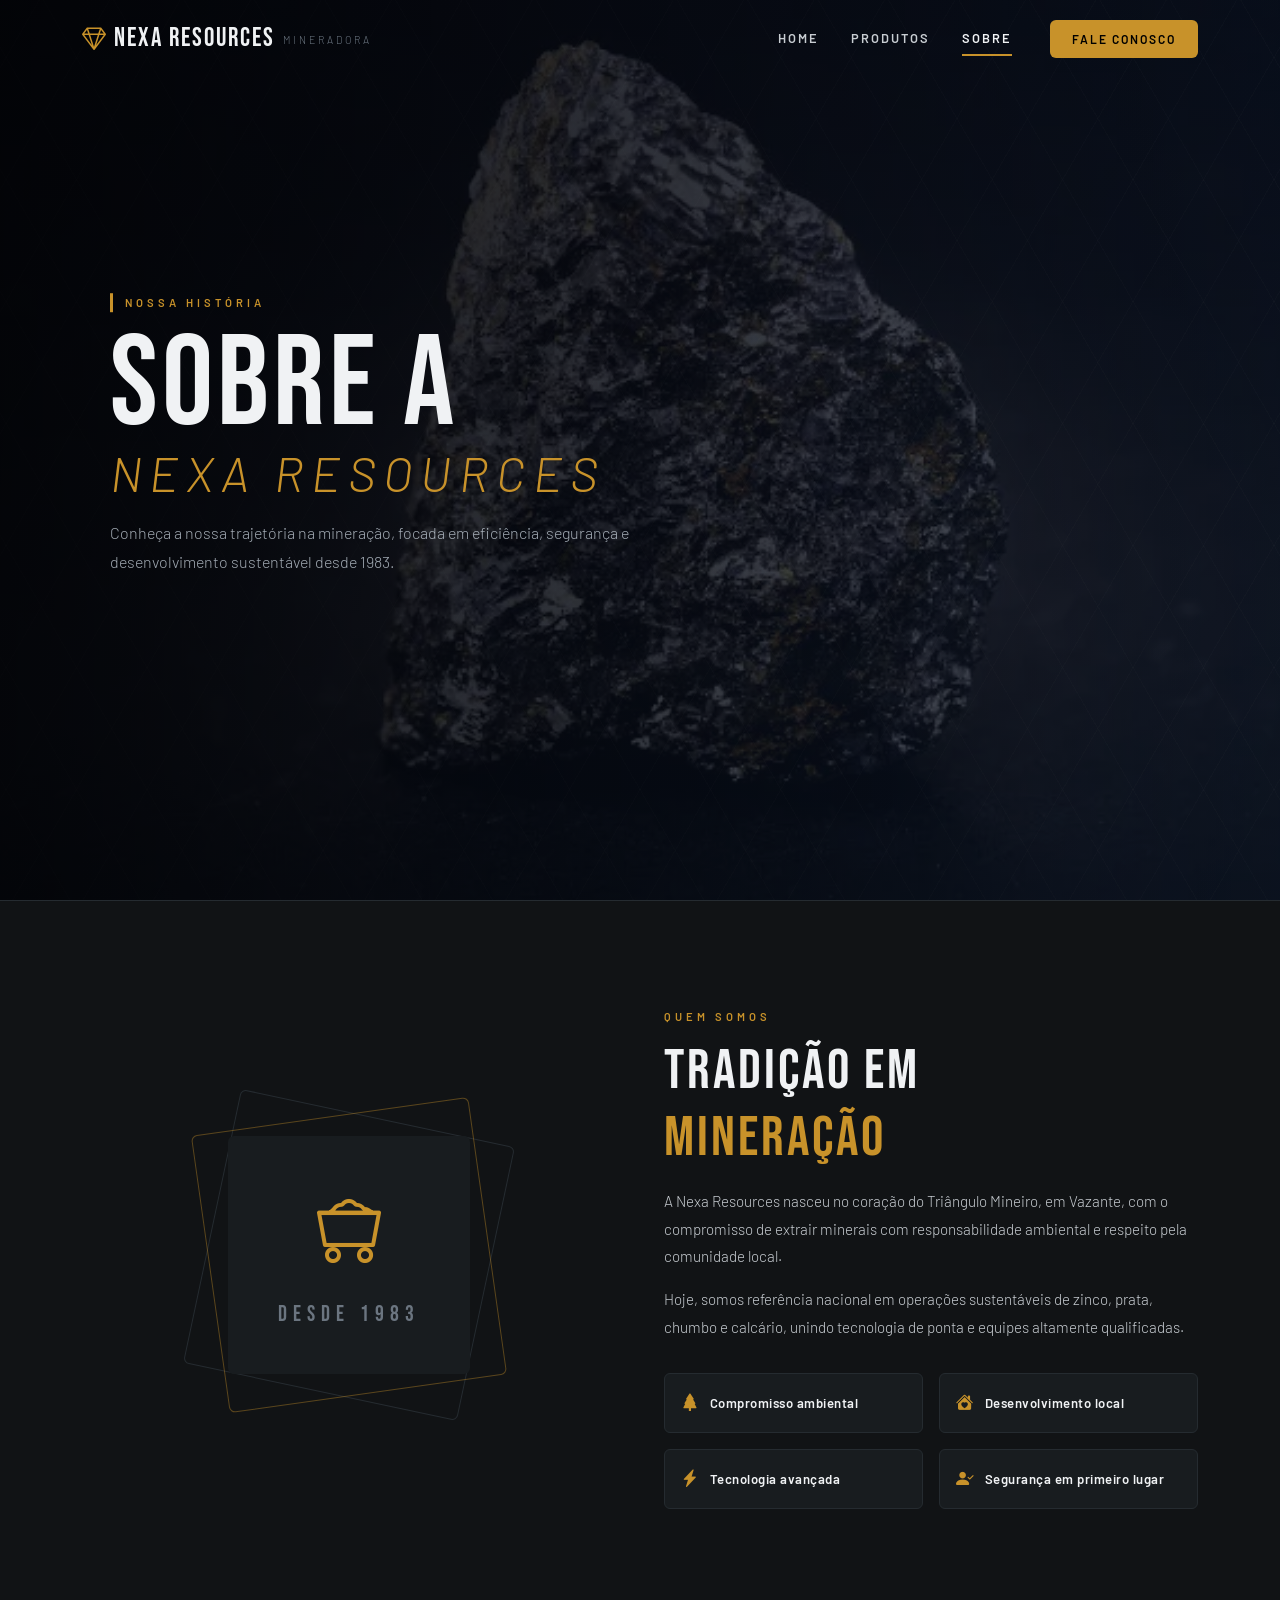
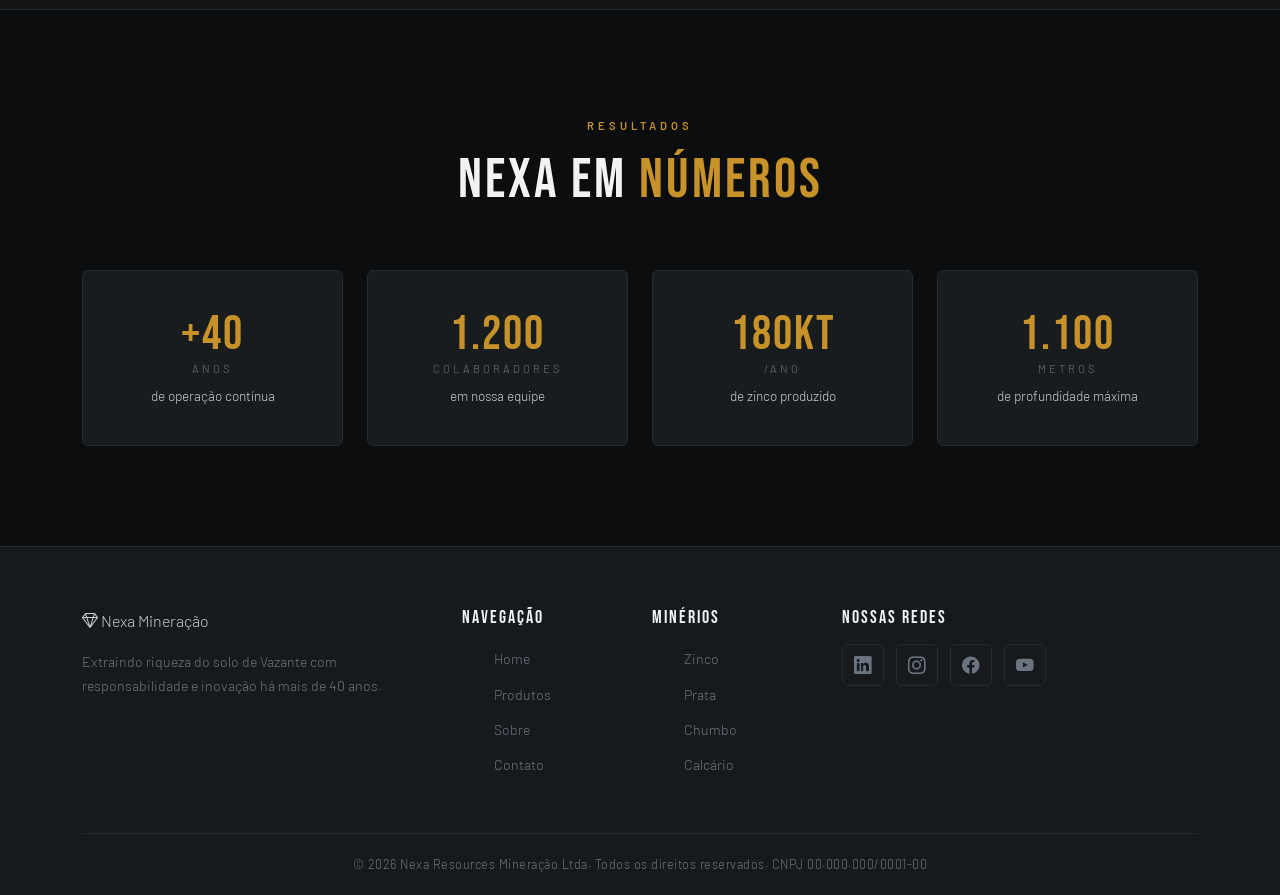
<file: sobre.html>
<!DOCTYPE html>
<html lang="pt-br">

<head>
    <meta charset="UTF-8">
    <meta name="viewport" content="width=device-width, initial-scale=1.0">
    <title>Sobre | Nexa Resources</title>

    <link href="https://cdn.jsdelivr.net/npm/bootstrap@5.3.3/dist/css/bootstrap.min.css" rel="stylesheet" />
    <link href="https://cdn.jsdelivr.net/npm/bootstrap-icons@1.11.3/font/bootstrap-icons.min.css" rel="stylesheet" />
    <link
        href="https://fonts.googleapis.com/css2?family=Bebas+Neue&family=Barlow:ital,wght@0,300;0,400;0,600;1,300&display=swap"
        rel="stylesheet" />
    <link rel="stylesheet" href="css/style.css">
</head>

<body>
    <nav class="navbar navbar-expand-lg fixed-top">
        <div class="container-xl">
            <a class="navbar__espacamento navbar-brand" href="index.html">
                <span class="navbar__logo-icone"><i class="bi bi-gem"></i></span>
                <span class="navbar__logo-texto">Nexa Resources</span>
                <span class="navbar__logo-sub">Mineradora</span>
            </a>
            <button class="navbar-toggler navbar__botao-menu" type="button" data-bs-toggle="collapse"
                data-bs-target="#menuPricipal" aria-controls="menuPricipal" aria-expanded="false"
                aria-label="Abrir menu">
                <span class="bi bi-list"></span>
            </button>
            <div class="collapse navbar-collapse" id="menuPricipal">
                <ul class="navbar-nav ms-auto navbar__lista">
                    <li class="nav-item"><a class="nav-link navbar__link" href="index.html">Home</a></li>
                    <li class="nav-item"><a class="nav-link navbar__link" href="produtos.html">Produtos</a></li>
                    <li class="nav-item"><a class="nav-link navbar__link active" href="sobre.html">Sobre</a></li>
                </ul>
                <a href="contato.html" class="btn navbar__btn-cta ms-lg-4">Fale Conosco</a>
            </div>
        </div>
    </nav>

    <section class="carrossel-hero" id="inicio">
        <div class="carrossel-hero__item carrossel-hero__item--zinco">
            <div class="carrossel-hero__sobreposicao"></div>
            <div class="container-xl carrossel-hero__conteudo">
                <span class="carrossel-hero__etiqueta">Nossa história</span>
                <h1 class="carrossel-hero__titulo">SOBRE A <br><em>NEXA RESOURCES</em></h1>
                <p class="carrossel-hero__descricao">Conheça a nossa trajetória na mineração, focada em eficiência,
                    segurança e desenvolvimento sustentável desde 1983.</p>
            </div>
        </div>
    </section>

    <section class="sobre" id="sobre">
        <div class="container-xl">
            <div class="row align-items-center g-5">
                <div class="col-lg-6">
                    <div class="sobre__visual">
                        <div class="sobre__bloco-geo sobre__bloco-geo--1"></div>
                        <div class="sobre__bloco-geo sobre__bloco-geo--2"></div>
                        <div class="sobre__imagem-principal">
                            <i class="bi bi-minecart-loaded sobre__icone-central"></i>
                            <span class="sobre__texto-visual">DESDE 1983</span>
                        </div>
                    </div>
                </div>
                <div class="col-lg-6">
                    <span class="secao-cabecalho__etiqueta">Quem somos</span>
                    <h2 class="secao-cabecalho__titulo texto-esquerda">Tradição em<br><span
                            class="destaque">Mineração</span></h2>
                    <p class="sobre__texto">A Nexa Resources nasceu no coração do Triângulo Mineiro, em Vazante,
                        com o compromisso de extrair minerais com responsabilidade ambiental e respeito pela
                        comunidade local.</p>
                    <p class="sobre__texto">Hoje, somos referência nacional em operações sustentáveis de zinco, prata,
                        chumbo e calcário, unindo tecnologia de ponta e equipes altamente qualificadas.</p>
                    <div class="sobre__destaques row g-3 mt-2">
                        <div class="col-6">
                            <div class="sobre__item-destaque">
                                <i class="bi bi-tree-fill"></i>
                                <span>Compromisso ambiental</span>
                            </div>
                        </div>
                        <div class="col-6">
                            <div class="sobre__item-destaque">
                                <i class="bi bi-house-heart-fill"></i>
                                <span>Desenvolvimento local</span>
                            </div>
                        </div>
                        <div class="col-6">
                            <div class="sobre__item-destaque">
                                <i class="bi bi-lightning-charge-fill"></i>
                                <span>Tecnologia avançada</span>
                            </div>
                        </div>
                        <div class="col-6">
                            <div class="sobre__item-destaque">
                                <i class="bi bi-person-check-fill"></i>
                                <span>Segurança em primeiro lugar</span>
                            </div>
                        </div>
                    </div>
                </div>
            </div>
        </div>
    </section>

    <section class="numeros" id="numeros">
        <div class="container-xl">
            <div class="secao-cabecalho">
                <span class="secao-cabecalho__etiqueta">Resultados</span>
                <h2 class="secao-cabecalho__titulo">Nexa em <span class="destaque">Números</span></h2>
            </div>
            <div class="row g-4 numeros__grade">
                <div class="col-6 col-md-3">
                    <div class="cartao-numero">
                        <span class="cartao-numero__valor">+40</span>
                        <span class="cartao-numero__unidade">anos</span>
                        <p class="cartao-numero__label">de operação contínua</p>
                    </div>
                </div>
                <div class="col-6 col-md-3">
                    <div class="cartao-numero">
                        <span class="cartao-numero__valor">1.200</span>
                        <span class="cartao-numero__unidade">colaboradores</span>
                        <p class="cartao-numero__label">em nossa equipe</p>
                    </div>
                </div>
                <div class="col-6 col-md-3">
                    <div class="cartao-numero">
                        <span class="cartao-numero__valor">180kt</span>
                        <span class="cartao-numero__unidade">/ano</span>
                        <p class="cartao-numero__label">de zinco produzido</p>
                    </div>
                </div>
                <div class="col-6 col-md-3">
                    <div class="cartao-numero">
                        <span class="cartao-numero__valor">1.100</span>
                        <span class="cartao-numero__unidade">metros</span>
                        <p class="cartao-numero__label">de profundidade máxima</p>
                    </div>
                </div>
            </div>
        </div>
    </section>

    <footer class="rodape">
        <div class="container-xl">
            <div class="rodape__topo row g-4">
                <div class="col-lg-4">
                    <div class="barra-nav__marca mb-3">
                        <span class="barra-nav__logo-icone"><i class="bi bi-gem"></i></span>
                        <span class="barra-nav__logo-texto">Nexa</span>
                        <span class="barra-nav__logo-sub">Mineração</span>
                    </div>
                    <p class="rodape__texto">Extraindo riqueza do solo de Vazante com responsabilidade e inovação há
                        mais de 40 anos.</p>
                </div>
                <div class="col-6 col-lg-2">
                    <h5 class="rodape__titulo-col">Navegação</h5>
                    <ul class="rodape__lista">
                        <li><a href="index.html">Home</a></li>
                        <li><a href="produtos.html">Produtos</a></li>
                        <li><a href="sobre.html">Sobre</a></li>
                        <li><a href="contato.html">Contato</a></li>
                    </ul>
                </div>
                <div class="col-6 col-lg-2">
                    <h5 class="rodape__titulo-col">Minérios</h5>
                    <ul class="rodape__lista">
                        <li><a href="produtos.html#minerios">Zinco</a></li>
                        <li><a href="produtos.html#minerios">Prata</a></li>
                        <li><a href="produtos.html#minerios">Chumbo</a></li>
                        <li><a href="produtos.html#minerios">Calcário</a></li>
                    </ul>
                </div>
                <div class="col-lg-4">
                    <h5 class="rodape__titulo-col">Nossas redes</h5>
                    <div class="rodape__redes">
                        <a href="#" class="rodape__rede"><i class="bi bi-linkedin"></i></a>
                        <a href="#" class="rodape__rede"><i class="bi bi-instagram"></i></a>
                        <a href="#" class="rodape__rede"><i class="bi bi-facebook"></i></a>
                        <a href="#" class="rodape__rede"><i class="bi bi-youtube"></i></a>
                    </div>
                </div>
            </div>
            <div class="rodape__base">
                <p>&copy; 2026 Nexa Resources Mineração Ltda. Todos os direitos reservados. CNPJ 00.000.000/0001-00</p>
            </div>
        </div>
    </footer>

    <script src="https://cdn.jsdelivr.net/npm/bootstrap@5.3.3/dist/js/bootstrap.bundle.min.js"></script>
    <script>
        document.querySelectorAll('a[href^="#"]').forEach(link => {
            link.addEventListener('click', e => {
                const destino = document.querySelector(link.getAttribute('href'));
                if (destino) {
                    e.preventDefault();
                    destino.scrollIntoView({ behavior: 'smooth' });
                }
            });
        });

        const nav = document.querySelector('.navbar');
        window.addEventListener('scroll', () => {
            nav.classList.toggle('navbar--scroll', window.scrollY > 60);
        });
    </script>
</body>

</html>
</file>
<file: css/style.css>
/*DESIGN*/
:root {
    --cor-fundo: #0c0d0e;
    --cor-fundo-2: #111315;
    --cor-fundo-3: #161a1d;
    --cor-cartao: #181c1f;
    --cor-borda: #252b30;
    --cor-texto: #c8cdd2;
    --cor-texto-suave: #6b7580;
    --cor-branco: #f0f2f4;

    --zinco: #a8c0ff;
    --zinco-escuro: #1a2340;
    --prata: #d0d8e0;
    --prata-escuro: #1e2228;
    --chumbo: #8899aa;
    --chumbo-escuro: #161c22;
    --calcario: #d4a84b;
    --calcario-escuro: #201800;

    --acento: #c8922a;
    --acento-claro: #e8a830;
    --acento-glow: rgba(200, 146, 42, 0.25);

    --fonte-display: 'Bebas Neue', sans-serif;
    --fonte-corpo: 'Barlow', sans-serif;
    --raio: 6px;
    --transicao: 0.3s ease;
    --sombra: 0 4px 24px rgba(0, 0, 0, 0.5);
}

/*BODY*/
*,
*::before,
*::after {
    box-sizing: border-box;
    margin: 0;
    padding: 0;
}

html {
    scroll-behavior: smooth;
}

body {
    background-color: var(--cor-fundo);
    color: var(--cor-texto);
    font-family: var(--fonte-corpo);
    font-weight: 300;
    line-height: 1.7;
    overflow-x: hidden;
}

a {
    text-decoration: none;
    color: inherit;
    transition: var(--transicao);
}

img {
    max-width: 100%;
    display: block;
}

.destaque {
    color: var(--acento);
}

/*NAV BAR*/
.navbar {
    background: transparent;
    padding: 20px 0;
    transition: background var(--transicao), padding var(--transicao), backdrop-filter var(--transicao);
    border-bottom: 1px solid transparent;
    z-index: 1000px;
}

.navbar--scroll {
    background: rgba(12, 13, 14, 0.92);
    backdrop-filter: blur(14px);
    padding: 12px 0;
    border-bottom-color: var(--cor-borda);
}

.navbar__espacamento {
    display: flex;
    align-items: center;
    gap: 8px;
}

.navbar__logo-icone {
    color: var(--acento);
    font-size: 1.5rem;
    line-height: 1;
}

.navbar__logo-texto {
    font-family: var(--fonte-display);
    font-size: 1.6rem;
    letter-spacing: 2px;
    color: var(--cor-branco);
    line-height: 1;
}

.navbar__logo-sub {
    font-size: 0.65rem;
    letter-spacing: 3px;
    text-transform: uppercase;
    color: var(--cor-texto-suave);
    align-self: flex-end;
    padding-bottom: 2px;
}

.navbar__lista {
    gap: 4px;
}

.navbar__link {
    color: var(--cor-texto) !important;
    font-size: 0.8rem;
    letter-spacing: 2px;
    text-transform: uppercase;
    font-weight: 600;
    padding: 6px 14px !important;
    border-radius: var(--raio);
    position: relative;
}

.navbar__link::after {
    content: '';
    position: absolute;
    bottom: 0;
    left: 14px;
    width: 0;
    height: 2px;
    background: var(--acento);
    transition: width var(--transicao);
}

.navbar__link:hover::after,
.navbar__link.active::after {
    width: calc(100% - 28px);
}

.navbar__link:hover,
.navbar__link.active {
    color: var(--cor-branco) !important;
}

.navbar__btn-cta {
    background: var(--acento);
    color: #000 !important;
    font-size: 0.75rem;
    letter-spacing: 2px;
    text-transform: uppercase;
    font-weight: 600;
    padding: 10px 22px;
    border-radius: var(--raio);
    border: none;
}

.navbar__btn-cta:hover {
    background: var(--acento-claro);
    transform: translateY(-1px);
    box-shadow: 0 4px 16px var(--acento-glow);
}

.navbar__botao-menu {
    border: 1px solid var(--cor-borda);
    color: var(--cor-branco);
    font-size: 1.4rem;
    background: transparent;
}

/*CARROSSEL*/
.carrossel-hero {
    position: relative;
    overflow: hidden;
    height: 100vh;
    min-height: 600px;
}

#carrosselPrincipal,
.carrossel-hero__itens,
.carrossel-hero__item {
    height: 100%;
}

.carrossel-hero__item {
    position: relative;
    background-size: cover;
    background-position: center;
}

/*SLIDE ZINCO*/
.carrossel-hero__item--zinco {
  background-image:
    linear-gradient(135deg, rgba(10,15,30,0.78) 0%, rgba(13,26,48,0.65) 100%),
    url('../img/zinco.jpg');
  background-size: cover;
  background-position: center;
}

/*SLIDE PRATA*/
.carrossel-hero__item--prata {
  background-image:
    linear-gradient(135deg, rgba(14,16,20,0.78) 0%, rgba(24,29,34,0.65) 100%),
    url('../img/prata.jpg');
  background-size: cover;
  background-position: center;
}

/*SLIDE CHUMBO*/
.carrossel-hero__item--chumbo {
  background-image:
    linear-gradient(135deg, rgba(10,14,18,0.78) 0%, rgba(20,28,36,0.65) 100%),
    url('../img/chumbo.jpg');
  background-size: cover;
  background-position: center;
}

/*SLIDE CALCARIO*/
.carrossel-hero__item--calcario {
  background-image:
    linear-gradient(135deg, rgba(17,12,0,0.78) 0%, rgba(30,20,0,0.65) 100%),
    url('../img/calcario.jpg');
  background-size: cover;
  background-position: center;
}

/*GEOMETRIA DO FUNDO*/
.carrossel-hero__item::before {
    content: '';
    position: absolute;
    inset: 0;
    background-image:
        repeating-linear-gradient(60deg, transparent, transparent 60px, rgba(255, 255, 255, 0.015) 60px, rgba(255, 255, 255, 0.015) 61px),
        repeating-linear-gradient(-60deg, transparent, transparent 60px, rgba(255, 255, 255, 0.015) 60px, rgba(255, 255, 255, 0.015) 61px);
    pointer-events: none;
}

.carrossel-hero__sobreposicao {
    position: absolute;
    inset: 0;
    background: linear-gradient(to right, rgba(0, 0, 0, 0.7) 0%, rgba(0, 0, 0, 0.1) 100%);
}

.carrossel-hero__conteudo {
    position: absolute;
    top: 50%;
    left: 50%;
    transform: translate(-50%, -50%);
    width: 100%;
    padding: 0 40px;
}

.carrossel-hero__etiqueta {
    display: inline-block;
    font-size: 0.7rem;
    letter-spacing: 4px;
    text-transform: uppercase;
    color: var(--acento);
    font-weight: 600;
    margin-bottom: 16px;
    border-left: 3px solid var(--acento);
    padding-left: 12px;
}

.carrossel-hero__titulo {
    font-family: var(--fonte-display);
    font-size: clamp(3.5rem, 10vw, 8rem);
    line-height: 0.9;
    letter-spacing: 4px;
    color: var(--cor-branco);
    margin-bottom: 24px;
}

.carrossel-hero__titulo em {
    font-style: italic;
    color: var(--acento);
    font-family: var(--fonte-corpo);
    font-size: 0.38em;
    letter-spacing: 8px;
    display: block;
    font-weight: 300;
    text-transform: uppercase;
    margin-top: 8px;
}

.carrossel-hero__descricao {
    font-size: 1rem;
    color: rgba(200, 210, 220, 0.8);
    margin-bottom: 36px;
    max-width: 560px;
    line-height: 1.8;
}

.carrossel-hero__btn {
    background: transparent;
    border: 1px solid var(--acento);
    color: var(--acento);
    font-size: 0.75rem;
    letter-spacing: 3px;
    text-transform: uppercase;
    font-weight: 600;
    padding: 14px 32px;
    border-radius: var(--raio);
    transition: var(--transicao);
}

.carrossel-hero__btn:hover {
    background: var(--acento);
    color: #000;
    box-shadow: 0 0 30px var(--acento-glow);
}

/*INDICADOREES*/

.carrossel-hero__indicadores {
    bottom: 36px;
}

.carrossel-hero__indicadores [data-bs-target] {
    width: 36px;
    height: 3px;
    border-radius: 0;
    background: rgba(255, 255, 255, 0.3);
    border: none;
    transition: var(--transicao);
}

.carrossel-hero__indicadores .active {
    background: var(--acento);
    width: 56px;
}

/*CONTROLES*/
.carrossel-hero__controle {
    width: 56px;
    opacity: 0;
    transition: opacity var(--transicao);
    background: transparent;
    border: 1px solid var(--cor-borda);
    color: var(--cor-branco) !important;
    font-size: 1.5rem;
    display: flex;
    align-items: center;
    justify-content: center;
}

.carrosel-hero:hover .carrossel-hero__controle {
    opacity: 1;
}

.carrossel-hero__controle:hover {
    background: var(--acento);
    border-color: var(--acento);
    color: #000 !important;
}

.carrossel-hero:hover .carrossel-hero__controle {
    opacity: 1;
}

/*FAIXA DE DESTAQUE*/
.faixa-destaque {
    background: var(--cor-fundo-3);
    border-top: 1px solid var(--cor-borda);
    border-bottom: 1px solid var(--cor-borda);
    padding: 20px 0;
}

.faixa-destaque__grade {
    display: flex;
    align-items: center;
    justify-content: center;
    flex-wrap: wrap;
    gap: 16px;
}

.faixa-destaque__item {
    display: flex;
    align-items: center;
    gap: 10px;
    font-size: 0.8rem;
    letter-spacing: 1.5px;
    text-transform: uppercase;
    font-weight: 600;
    color: var(--cor-branco);
}

.faixa-destaque__icone {
    color: var(--acento);
    font-size: 1.1rem
}

.faixa-destaque__divisor {
    width: 1px;
    height: 28px;
    background: var(--cor-borda);
}

/*CABEÇALHO*/
.secao-cabecalho {
    text-align: center;
    margin-bottom: 56px;
}

.secao-cabecalho__etiqueta {
    display: inline-block;
    font-size: 0.7rem;
    letter-spacing: 4px;
    text-transform: uppercase;
    color: var(--acento);
    font-weight: 600;
    margin-bottom: 12px;
}

.secao-cabecalho__titulo {
    font-family: var(--fonte-display);
    font-size: clamp(2.2rem, 5vw, 3.5rem);
    letter-spacing: 3px;
    color: var(--cor-branco);
    margin-bottom: 16px;
}

.secao-cabecalho__titulo.texto-esquerda {
    text-align: left;
}

.secao-cabecalho__subtitulo {
    color: var(--cor-texto-suave);
    font-size: 0.95rem;
}

/*MINÉRIOS*/
.minerios {
    padding: 100px 0;
    background: var(--cor-fundo);
}

.cartao-minerio {
    background: var(--cor-cartao);
    border: 1px solid var(--cor-borda);
    border-radius: var(--raio);
    padding: 32px 28px;
    height: 100%;
    transition: var(--transicao);
    position: relative;
    overflow: hidden;
}

.cartao-minerio::before {
    content: '';
    position: absolute;
    top: 0;
    left: 0;
    right: 0;
    height: 3px;
    transition: var(--transicao);
}

.cartao-minerio--zinco::before {
    background: var(--zinco);
}

.cartao-minerio--prata::before {
    background: var(--prata);
}

.cartao-minerio--chumbo::before {
    background: var(--chumbo);
}

.cartao-minerio--calcario::before {
    background: var(--calcario);
}

.cartao-minerio:hover {
    transform: translateY(-6px);
    border-color: transparent;
    box-shadow: var(--sombra);
}

.cartao-minerio--zinco:hover {
    box-shadow: 0 12px 40px rgba(168, 192, 255, 0.15);
}

.cartao-minerio--prata:hover {
    box-shadow: 0 12px 40px rgba(208, 216, 224, 0.12);
}

.cartao-minerio--chumbo:hover {
    box-shadow: 0 12px 40px rgba(136, 153, 170, 0.12);
}

.cartao-minerio--calcario:hover {
    box-shadow: 0 12px 40px rgba(212, 168, 75, 0.2);
}

.cartao-minerio__topo {
    display: flex;
    align-items: flex-start;
    justify-content: space-between;
    margin-bottom: 20px;
}

.cartao-minerio__simbolo {
    font-family: var(--fonte-display);
    font-size: 2.4rem;
    letter-spacing: 2px;
    line-height: 1;
}

.cartao-minerio--zinco .cartao-minerio__simbolo {
    color: var(--zinco);
}

.cartao-minerio--prata .cartao-minerio__simbolo {
    color: var(--prata);
}

.cartao-minerio--chumbo .cartao-minerio__simbolo {
    color: var(--chumbo);
}

.cartao-minerio--calcario .cartao-minerio__simbolo {
    color: var(--calcario);
}

.cartao-minerio__numero {
    font-size: 0.7rem;
    color: var(--cor-texto-suave);
    letter-spacing: 1px;
}

.cartao-minerio__nome {
    font-family: var(--fonte-display);
    font-size: 1.6rem;
    letter-spacing: 2px;
    color: var(--cor-branco);
    margin-bottom: 12px;
}

.cartao-minerio__descricao {
    font-size: 0.8rem;
    color: var(--cor-texto-suave);
    line-height: 1.7;
    margin-bottom: 24px;
}

.cartao-minerio__barra {
    height: 3px;
    background: var(--cor-borda);
    border-radius: 999px;
    margin-bottom: 8px;
    overflow: hidden;
}

.cartao-minerio__progresso {
    height: 100%;
    border-radius: 999px;
    transition: width 1s ease;
}

.cartao-minerio--zinco .cartao-minerio__progresso {
    background: var(--zinco);
}

.cartao-minerio--prata .cartao-minerio__progresso {
    background: var(--prata);
}

.cartao-minerio--chumbo .cartao-minerio__progresso {
    background: var(--chumbo);
}

.cartao-minerio--calcario .cartao-minerio__progresso {
    background: var(--calcario);
}

/*SOBRE*/
.sobre {
    padding: 100px 0;
    background: var(--cor-fundo-2);
    border-top: 1px solid var(--cor-borda);
    border-bottom: 1px solid var(--cor-borda);
}

.sobre__visual {
    position: relative;
    height: 400px;
    display: flex;
    align-items: center;
    justify-content: center;
}

.sobre__bloco-geo {
    position: absolute;
    border-radius: var(--raio);
}

.sobre__bloco-geo--1 {
    width: 280px;
    height: 280px;
    border: 1px solid var(--cor-borda);
    transform: rotate(12deg);
}

.sobre__bloco-geo--2 {
    width: 280px;
    height: 280px;
    border: 1px solid var(--acento);
    transform: rotate(-8deg);
    opacity: 0.4;
}

.sobre__imagem-principal {
    position: relative;
    z-index: 1;
    text-align: center;
    background: var(--cor-cartao);
    border-radius: var(--raio);
    padding: 40px 50px;
}

.sobre__icone-central {
    font-size: 4rem;
    color: var(--acento);
    display: block;
    margin-bottom: 12px;
}

.sobre__texto-visual {
    font-family: var(--fonte-display);
    font-size: 1.4rem;
    letter-spacing: 6px;
    color: var(--cor-texto-suave);
}

.sobre__texto {
    color: var(--cor-texto);
    font-size: 0.95rem;
    margin-bottom: 16px;
    line-height: 1.8;
}

.sobre__texto strong {
    color: var(--cor-branco);
    font-weight: 600;
}

.sobre__item-destaque {
    background: var(--cor-cartao);
    border: 1px solid var(--cor-borda);
    border-radius: var(--raio);
    padding: 14px 16px;
    display: flex;
    align-items: center;
    gap: 10px;
    font-size: 0.82rem;
    font-weight: 600;
    letter-spacing: 0.5px;
    color: var(--cor-branco);
    transition: var(--transicao);
}

.sobre__item-destaque:hover {
    border-color: var(--acento);
    box-shadow: 0 0 16px var(--acento-glow);
}

.sobre__item-destaque i {
    color: var(--acento);
    font-size: 1.1rem;
}

/*NÚMEROS*/
.numeros {
    padding: 100px 0;
    background: var(--cor-fundo);
}

.numeros__grade {
    text-align: center;
}

.cartao-numero {
    background: var(--cor-cartao);
    border: 1px solid var(--cor-borda);
    border-radius: var(--raio);
    padding: 40px 24px;
    transition: var(--transicao);
}

.cartao-numero:hover {
    border-color: var(--acento);
    transform: translateY(-4px);
    box-shadow: 0 12px 32px var(--acento-glow);
}

.cartao-numero__valor {
    display: block;
    font-family: var(--fonte-display);
    font-size: 3rem;
    letter-spacing: 2px;
    color: var(--acento);
    line-height: 1;
}

.cartao-numero__unidade {
    display: block;
    font-size: 0.7rem;
    letter-spacing: 3px;
    text-transform: uppercase;
    color: var(--cor-texto-suave);
    margin-bottom: 8px;
}

.cartao-numero__label {
    font-size: 0.85rem;
    color: var(--cor-texto);
    margin: 0;
    line-height: 1.4;
}

/*CONTATO*/
.contato {
    padding: 100px 0;
    background: var(--cor-fundo-2);
    border-top: 1px solid var(--cor-borda);
}

.contato__lista {
    list-style: none;
    margin-top: 28px;
    display: flex;
    flex-direction: column;
    gap: 14px;
}

.contato__lista li {
    font-size: 0.9rem;
    color: var(--cor-texto);
    display: flex;
    align-items: flex-start;
    gap: 12px;
    line-height: 1.5;
}

.contato__lista i {
    color: var(--acento);
    font-size: 1rem;
    margin-top: 2px;
    flex-shrink: 0;
}

/*FORMULÁRIO*/
.formulario {
    background: var(--cor-cartao);
    border: 1px solid var(--cor-borda);
    border-radius: var(--raio);
    padding: 40px;
}

.formulario__rotulo {
    display: block;
    font-size: 0.72rem;
    letter-spacing: 2px;
    text-transform: uppercase;
    color: var(--cor-texto-suave);
    font-weight: 600;
    margin-bottom: 8px;
}

.formulario__campo {
    width: 100%;
    background: var(--cor-fundo);
    border: 1px solid var(--cor-borda);
    border-radius: var(--raio);
    padding: 12px 16px;
    color: var(--cor-branco);
    font-family: var(--fonte-corpo);
    font-size: 0.9rem;
    font-weight: 300;
    transition: var(--transicao);
    appearance: none;
}

.formulario__campo::placeholder {
    color: var(--cor-texto-suave);
}

.formulario__campo:focus {
    outline: none;
    border-color: var(--acento);
    box-shadow: 0 0 0 3px var(--acento-glow);
}

.formulario__textarea {
    min-height: 130px;
    resize: vertical;
}

.formulario__btn-enviar {
    background: var(--acento);
    color: #000;
    font-size: 0.78rem;
    letter-spacing: 2.5px;
    text-transform: uppercase;
    font-weight: 600;
    padding: 14px 32px;
    border-radius: var(--raio);
    border: none;
    width: 100%;
    transition: var(--transicao);
}

.formulario__btn-enviar:hover {
    background: var(--acento-claro);
    box-shadow: 0 4px 20px var(--acento-glow);
    transform: translateY(-2px);
}

.tabela-cores {
    padding: 80px 0;
    background: linear-gradient(180deg, var(--cor-fundo-2) 0%, var(--cor-fundo-3) 100%);
}

.tabela-cores__area {
    overflow-x: auto;
    padding: 20px 0;
}

.tabela-cores__tabela {
    width: 100%;
    border-collapse: collapse;
    background: rgba(255, 255, 255, 0.04);
    border: 1px solid rgba(255, 255, 255, 0.08);
    border-radius: calc(var(--raio) * 1.5);
    overflow: hidden;
}

.tabela-cores__tabela th,
.tabela-cores__tabela td {
    padding: 16px 18px;
    text-align: left;
    font-size: 0.95rem;
    color: var(--cor-branco);
    border-bottom: 1px solid rgba(255, 255, 255, 0.08);
}

.tabela-cores__tabela thead {
    background: rgba(255, 255, 255, 0.08);
}

.tabela-cores__tabela tbody tr:nth-child(odd) {
    background: rgba(255, 255, 255, 0.02);
}

.tabela-cores__tabela tbody tr:hover {
    background: rgba(200, 146, 42, 0.12);
}

.tabela-cores__swatch {
    width: 90px;
    height: 32px;
    border-radius: 6px;
    border: 1px solid rgba(255, 255, 255, 0.1);
}

.tabela-cores__swatch--fundo {
    background: var(--cor-fundo);
}

.tabela-cores__swatch--fundo-2 {
    background: var(--cor-fundo-2);
}

.tabela-cores__swatch--fundo-3 {
    background: var(--cor-fundo-3);
}

/*RODAPÉ*/
.rodape {
    background: var(--cor-fundo-3);
    border-top: 1px solid var(--cor-borda);
    padding-top: 60px;
}

.rodape__topo {
    padding-bottom: 40px;
}

.rodape__texto {
    font-size: 0.88rem;
    color: var(--cor-texto-suave);
    line-height: 1.7;
}

.rodape__titulo-col {
    font-family: var(--fonte-display);
    font-size: 1.1rem;
    letter-spacing: 2px;
    color: var(--cor-branco);
    margin-bottom: 16px;
}

.rodape__lista {
    list-style: none;
    display: flex;
    flex-direction: column;
    gap: 8px;
}

.rodape__lista a {
    font-size: 0.88rem;
    color: var(--cor-texto-suave);
}

.rodape__lista a:hover {
    color: var(--acento);
    padding-left: 4px;
}

.rodape__redes {
    display: flex;
    gap: 12px;
    flex-wrap: wrap;
}

.rodape__rede {
    width: 42px;
    height: 42px;
    border: 1px solid var(--cor-borda);
    border-radius: var(--raio);
    display: flex;
    align-items: center;
    justify-content: center;
    font-size: 1.1rem;
    color: var(--cor-texto-suave);
    transition: var(--transicao);
}

.rodape__rede:hover {
    border-color: var(--acento);
    color: var(--acento);
    box-shadow: 0 0 12px var(--acento-glow);
}

.rodape__base {
    border-top: 1px solid var(--cor-borda);
    padding: 20px 0;
    text-align: center;
}

.rodape__base p {
    font-size: 0.78rem;
    color: var(--cor-texto-suave);
    letter-spacing: 0.5px;
    margin: 0;
}

/*RESPONSIVIDADE*/
@media (max-width: 991px) {
    .faixa-destaque__divisor {
        display: none;
    }

    #menuPrincipal {
        background: rgba(12, 13, 14, 0.97);
        backdrop-filter: blur(20px);
        padding: 24px 16px;
        border-top: 1px solid var(--cor-borda);
        margin-top: 12px;
        border-radius: var(--raio);
    }

    .barra-nav__btn-cta {
        margin-top: 12px;
        display: block;
        text-align: center;
    }
}

@media (max-width: 767px) {
    .carrossel-hero__conteudo {
        padding: 0 24px;
    }

    .carrossel-hero__descricao {
        display: none;
    }

    .formulario {
        padding: 24px;
    }

    .sobre__visual {
        height: 260px;
    }

    .sobre__bloco-geo--1 {
        width: 180px;
        height: 180px;
    }

    .sobre__bloco-geo--2 {
        width: 140px;
        height: 140px;
    }

    .sobre__imagem-principal {
        padding: 24px 30px;
    }

    .sobre__icone-central {
        font-size: 2.8rem;
    }
}
</file>
